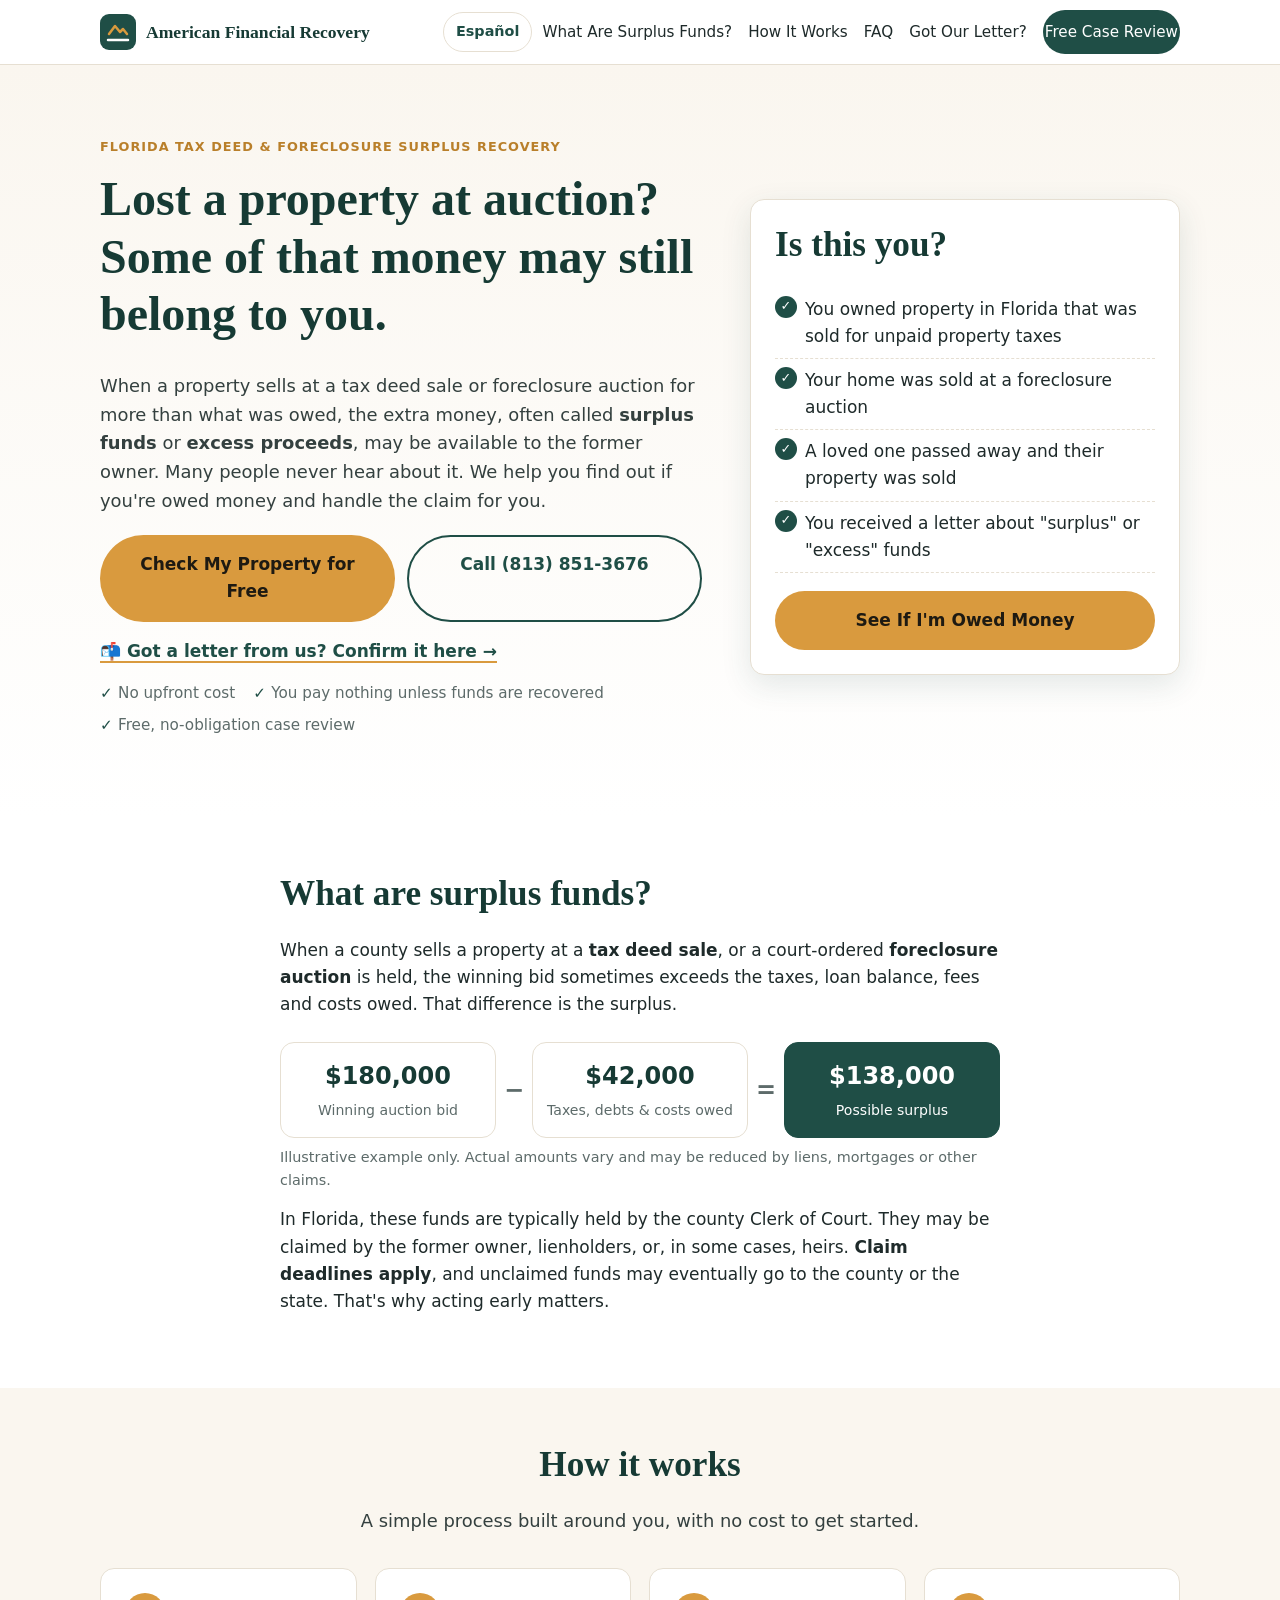
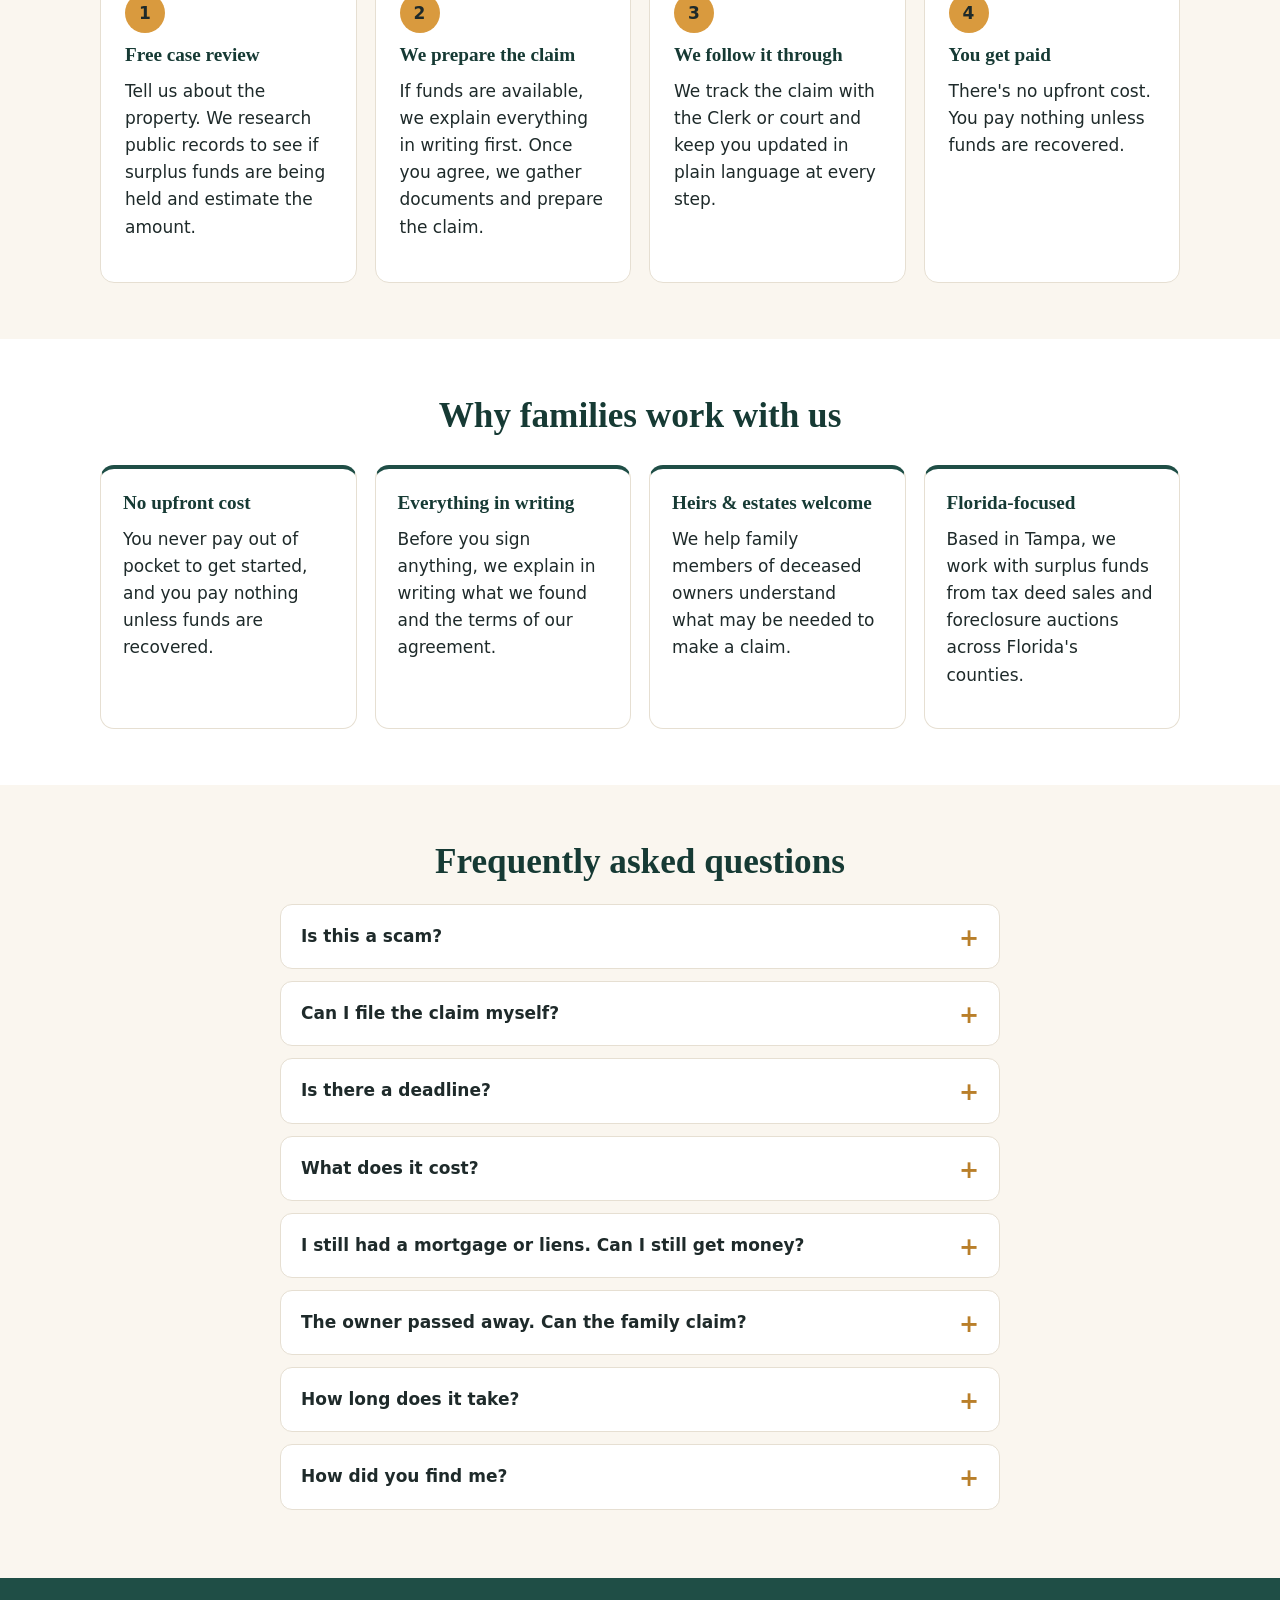
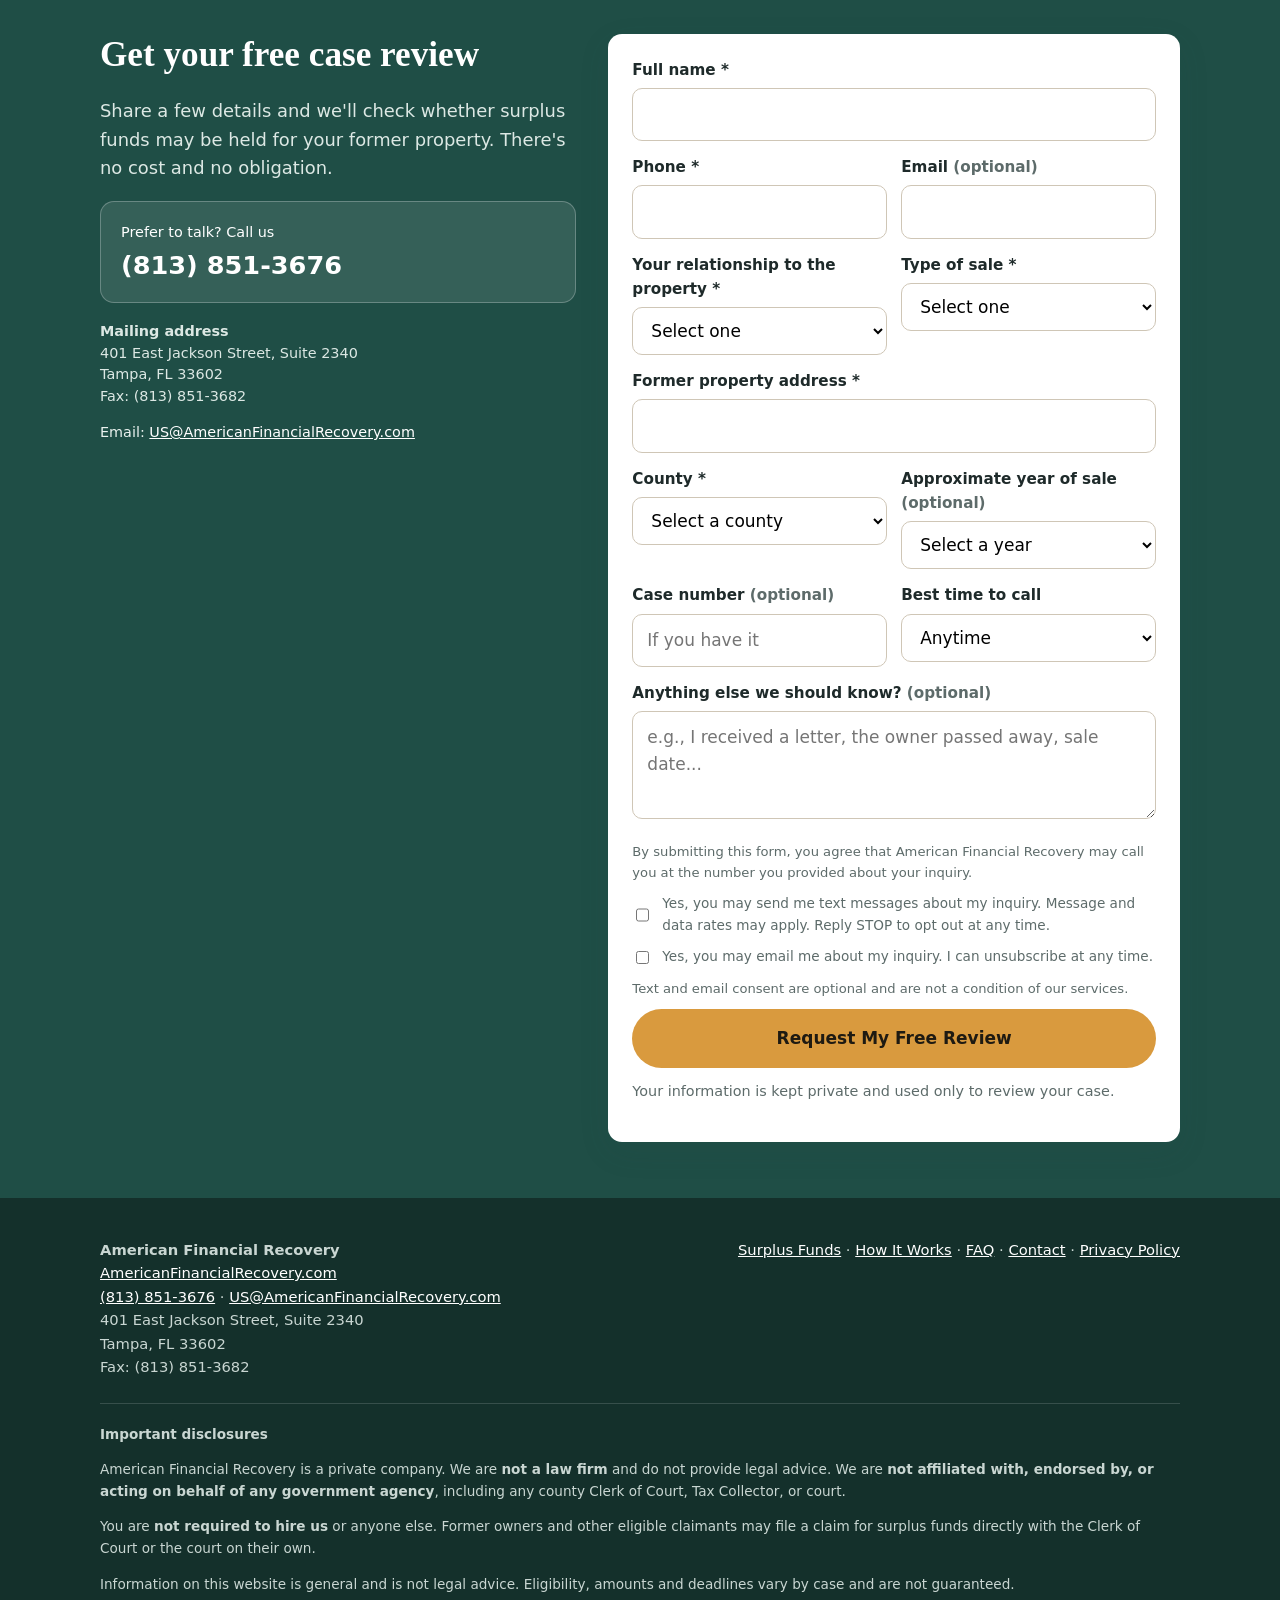
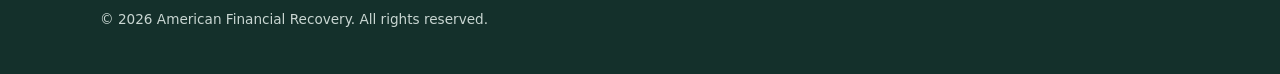
<file: index.html>
<!doctype html>
<html lang="en">
<head>
<meta charset="utf-8">
<meta name="viewport" content="width=device-width, initial-scale=1">
<title>American Financial Recovery | Florida Surplus Funds Recovery for Former Property Owners</title>
<meta name="description" content="Lost a Florida property to a tax deed sale or foreclosure auction? You may be owed surplus funds. Free case review, no upfront cost. We handle the claim paperwork.">
<link rel="canonical" href="https://www.americanfinancialrecovery.com/">
<link rel="alternate" hreflang="en" href="https://www.americanfinancialrecovery.com/">
<link rel="alternate" hreflang="es" href="https://www.americanfinancialrecovery.com/es/">
<link rel="alternate" hreflang="x-default" href="https://www.americanfinancialrecovery.com/">
<meta property="og:type" content="website">
<meta property="og:url" content="https://www.americanfinancialrecovery.com/">
<meta property="og:title" content="American Financial Recovery | Florida Surplus Funds Recovery for Former Property Owners">
<meta property="og:description" content="Lost a Florida property to a tax deed sale or foreclosure auction? You may be owed surplus funds. Free case review, no upfront cost. We handle the claim paperwork.">
<meta property="og:locale" content="en_US">
<meta name="twitter:card" content="summary">
<meta name="theme-color" content="#1f4e46">
<link rel="icon" href="assets/favicon.svg" type="image/svg+xml">
<link rel="stylesheet" href="assets/styles.css">
<script type="application/ld+json">
{
  "@context": "https://schema.org",
  "@type": "LocalBusiness",
  "name": "American Financial Recovery",
  "url": "https://www.americanfinancialrecovery.com/",
  "telephone": "+1-813-851-3676",
  "faxNumber": "+1-813-851-3682",
  "email": "US@AmericanFinancialRecovery.com",
  "address": {
    "@type": "PostalAddress",
    "streetAddress": "401 East Jackson Street, Suite 2340",
    "addressLocality": "Tampa",
    "addressRegion": "FL",
    "postalCode": "33602",
    "addressCountry": "US"
  },
  "areaServed": {"@type": "State", "name": "Florida"},
  "availableLanguage": ["English", "Spanish"]
}
</script>
</head>
<body>
<a class="skip" href="#main">Skip to content</a>
<header class="site-header">
  <div class="wrap header-inner">
    <a class="brand" href="./" aria-label="American Financial Recovery home">
      <img src="assets/logo-placeholder.svg" alt="" width="36" height="36">
      <span>American Financial Recovery</span>
    </a>
    <div class="header-actions">
      <a class="lang-switch" href="es/" hreflang="es" lang="es">Español</a>
      <nav class="nav" aria-label="Main">
        <button class="nav-toggle" aria-expanded="false" aria-controls="nav-menu">Menu</button>
        <ul id="nav-menu">
        <li><a href="#what">What Are Surplus Funds?</a></li>
        <li><a href="#how">How It Works</a></li>
        <li><a href="#faq">FAQ</a></li>
        <li><a href="letter/">Got Our Letter?</a></li>
        <li><a href="#contact" class="btn btn-small">Free Case Review</a></li>
        </ul>
      </nav>
    </div>
  </div>
</header>
<main id="main">
<section class="hero" id="top">
  <div class="wrap hero-grid">
    <div>
      <p class="eyebrow">Florida tax deed &amp; foreclosure surplus recovery</p>
      <h1>Lost a property at auction? Some of that money may still belong to you.</h1>
      <p class="lead">When a property sells at a tax deed sale or foreclosure auction for more than what was owed, the extra money, often called <strong>surplus funds</strong> or <strong>excess proceeds</strong>, may be available to the former owner. Many people never hear about it. We help you find out if you're owed money and handle the claim for you.</p>
      <div class="cta-row">
        <a href="#contact" class="btn btn-primary">Check My Property for Free</a>
        <a href="tel:+18138513676" class="btn btn-ghost" data-phone>Call (813) 851-3676</a>
      </div>
      <p class="letter-link"><a href="letter/">📬 Got a letter from us? Confirm it here →</a></p>
      <ul class="trust-list">
        <li>No upfront cost</li>
        <li>You pay nothing unless funds are recovered</li>
        <li>Free, no-obligation case review</li>
      </ul>
    </div>
    <aside class="hero-card" aria-label="Quick check">
      <h2>Is this you?</h2>
      <ul class="check">
        <li>You owned property in Florida that was sold for unpaid property taxes</li>
        <li>Your home was sold at a foreclosure auction</li>
        <li>A loved one passed away and their property was sold</li>
        <li>You received a letter about "surplus" or "excess" funds</li>
      </ul>
      <a href="#contact" class="btn btn-primary btn-block">See If I'm Owed Money</a>
    </aside>
  </div>
</section>

<section class="section" id="what">
  <div class="wrap narrow">
    <h2>What are surplus funds?</h2>
    <p>When a county sells a property at a <strong>tax deed sale</strong>, or a court-ordered <strong>foreclosure auction</strong> is held, the winning bid sometimes exceeds the taxes, loan balance, fees and costs owed. That difference is the surplus.</p>
    <div class="equation" aria-label="Example calculation">
      <div><span class="num">$180,000</span><span class="lbl">Winning auction bid</span></div>
      <div class="op">−</div>
      <div><span class="num">$42,000</span><span class="lbl">Taxes, debts &amp; costs owed</span></div>
      <div class="op">=</div>
      <div class="result"><span class="num">$138,000</span><span class="lbl">Possible surplus</span></div>
    </div>
    <p class="small muted">Illustrative example only. Actual amounts vary and may be reduced by liens, mortgages or other claims.</p>
    <p>In Florida, these funds are typically held by the county Clerk of Court. They may be claimed by the former owner, lienholders, or, in some cases, heirs. <strong>Claim deadlines apply</strong>, and unclaimed funds may eventually go to the county or the state. That's why acting early matters.</p>
  </div>
</section>

<section class="section alt" id="how">
  <div class="wrap">
    <h2 class="center">How it works</h2>
    <p class="center lead narrow">A simple process built around you, with no cost to get started.</p>
    <ol class="steps">
      <li><span class="step-num">1</span><h3>Free case review</h3><p>Tell us about the property. We research public records to see if surplus funds are being held and estimate the amount.</p></li>
      <li><span class="step-num">2</span><h3>We prepare the claim</h3><p>If funds are available, we explain everything in writing first. Once you agree, we gather documents and prepare the claim.</p></li>
      <li><span class="step-num">3</span><h3>We follow it through</h3><p>We track the claim with the Clerk or court and keep you updated in plain language at every step.</p></li>
      <li><span class="step-num">4</span><h3>You get paid</h3><p>There's no upfront cost. You pay nothing unless funds are recovered.</p></li>
    </ol>
  </div>
</section>

<section class="section" id="why">
  <div class="wrap">
    <h2 class="center">Why families work with us</h2>
    <div class="cards">
      <div class="card"><h3>No upfront cost</h3><p>You never pay out of pocket to get started, and you pay nothing unless funds are recovered.</p></div>
      <div class="card"><h3>Everything in writing</h3><p>Before you sign anything, we explain in writing what we found and the terms of our agreement.</p></div>
      <div class="card"><h3>Heirs &amp; estates welcome</h3><p>We help family members of deceased owners understand what may be needed to make a claim.</p></div>
      <div class="card"><h3>Florida-focused</h3><p>Based in Tampa, we work with surplus funds from tax deed sales and foreclosure auctions across Florida's counties.</p></div>
    </div>
  </div>
</section>

<section class="section alt" id="faq">
  <div class="wrap narrow">
    <h2 class="center">Frequently asked questions</h2>
    <div class="faq">
      <details><summary>Is this a scam?</summary>
        <p>It's smart to be careful. Surplus funds are real, and records of them are generally public. Here is how to protect yourself with anyone, including us:</p>
        <ul>
          <li>We will <strong>never ask for money upfront</strong>.</li>
          <li>We will tell you where the funds are being held so you can check with the Clerk of Court yourself.</li>
          <li>You'll receive a written agreement before you sign anything.</li>
          <li>You are always free to file a claim on your own instead.</li>
        </ul>
        <p>Got a letter from us? <a href="letter/">See how to confirm it</a>.</p>
      </details>
      <details><summary>Can I file the claim myself?</summary>
        <p>Yes. Former owners can generally file a claim directly with the Clerk of Court or the court handling the case, without hiring anyone. Many people choose to work with us because the process can involve research, documentation, court filings and deadlines. The choice is always yours.</p>
      </details>
      <details><summary>Is there a deadline?</summary>
        <p>Yes. Deadlines depend on the type of sale and the county, and they can be short. Funds not claimed in time may be kept by the county or sent to the state. Contact us as soon as possible for a free review so we can check where your case stands.</p>
      </details>
      <details><summary>What does it cost?</summary>
        <p>Nothing upfront. You pay nothing unless funds are recovered, and the terms are explained in a written agreement before you sign anything.</p>
      </details>
      <details><summary>I still had a mortgage or liens. Can I still get money?</summary>
        <p>Possibly. Mortgages, liens and other recorded claims may need to be paid from the surplus before the remaining balance goes to the former owner. Even with a mortgage, there may be money left over. We'll review the records and explain what we find.</p>
      </details>
      <details><summary>The owner passed away. Can the family claim?</summary>
        <p>Often, yes. Heirs or the estate may be able to claim. This may require documents such as a death certificate, a will, or probate court paperwork. We can help you understand which documents may be needed.</p>
      </details>
      <details><summary>How long does it take?</summary>
        <p>Timing varies by county and case. Some claims are resolved in weeks; others, especially those involving liens, multiple claimants or estates, can take several months.</p>
      </details>
      <details><summary>How did you find me?</summary>
        <p>Tax deed and foreclosure sale records are public. We review those records to identify former owners who may be entitled to funds and reach out to let them know.</p>
      </details>
    </div>
  </div>
</section>

<section class="section contact" id="contact">
  <div class="wrap contact-grid">
    <div>
      <h2>Get your free case review</h2>
      <p class="lead">Share a few details and we'll check whether surplus funds may be held for your former property. There's no cost and no obligation.</p>
      <a href="tel:+18138513676" class="call-box" data-phone>
        <span class="small">Prefer to talk? Call us</span>
        <span class="big">(813) 851-3676</span>
      </a>
      <address class="contact-address small">
        <strong>Mailing address</strong><br>
        401 East Jackson Street, Suite 2340<br>Tampa, FL 33602<br>
        Fax: (813) 851-3682
      </address>
      <p class="small">Email: <a href="mailto:US@AmericanFinancialRecovery.com">US@AmericanFinancialRecovery.com</a></p>
    </div>
    <form id="lead-form" class="form" novalidate data-lang="en">
      <div class="field"><label for="name">Full name *</label><input id="name" name="name" autocomplete="name" required></div>
      <div class="field-row">
        <div class="field"><label for="phone">Phone *</label><input id="phone" name="phone" type="tel" autocomplete="tel" inputmode="tel" required></div>
        <div class="field"><label for="email">Email <span class="muted">(optional)</span></label><input id="email" name="email" type="email" autocomplete="email"></div>
      </div>
      <div class="field-row">
        <div class="field"><label for="relationship">Your relationship to the property *</label><select id="relationship" name="relationship" required><option value="">Select one</option><option value="owner">Owner</option><option value="heir">Heir / family of owner</option><option value="co-owner">Co-owner</option><option value="other">Other</option></select></div>
        <div class="field"><label for="sale_type">Type of sale *</label><select id="sale_type" name="sale_type" required><option value="">Select one</option><option value="tax-deed">Tax deed sale</option><option value="foreclosure">Foreclosure auction</option><option value="not-sure">Not sure</option></select></div>
      </div>
      <div class="field"><label for="address">Former property address *</label><input id="address" name="address" autocomplete="street-address" required></div>
      <div class="field-row">
        <div class="field"><label for="county">County *</label><select id="county" name="county" required><option value="">Select a county</option></select></div>
        <div class="field"><label for="sale_year">Approximate year of sale <span class="muted">(optional)</span></label><select id="sale_year" name="sale_year"><option value="">Select a year</option></select></div>
      </div>
      <div class="field-row">
        <div class="field"><label for="case">Case number <span class="muted">(optional)</span></label><input id="case" name="case_number" placeholder="If you have it"></div>
        <div class="field"><label for="best_time">Best time to call</label><select id="best_time" name="best_time"><option value="anytime">Anytime</option><option value="morning">Morning (8am–12pm)</option><option value="afternoon">Afternoon (12pm–5pm)</option><option value="evening">Evening (5pm–8pm)</option></select></div>
      </div>
      <div class="field"><label for="msg">Anything else we should know? <span class="muted">(optional)</span></label><textarea id="msg" name="message" rows="3" placeholder="e.g., I received a letter, the owner passed away, sale date..."></textarea></div>
      <div class="hp" aria-hidden="true"><label for="website">Leave this field empty</label><input id="website" name="website" type="text" tabindex="-1" autocomplete="off"></div>
      <p class="consent-note">By submitting this form, you agree that American Financial Recovery may call you at the number you provided about your inquiry.</p>
      <label class="consent"><input type="checkbox" name="consent_sms" value="yes"> <span>Yes, you may send me text messages about my inquiry. Message and data rates may apply. Reply STOP to opt out at any time.</span></label>
      <label class="consent"><input type="checkbox" name="consent_email" value="yes"> <span>Yes, you may email me about my inquiry. I can unsubscribe at any time.</span></label>
      <p class="consent-note">Text and email consent are optional and are not a condition of our services.</p>
      <button type="submit" class="btn btn-primary btn-block">Request My Free Review</button>
      <p class="form-status" role="status" aria-live="polite"></p>
      <p class="small muted">Your information is kept private and used only to review your case.</p>
    </form>
  </div>
</section>
</main>
<footer class="site-footer">
  <div class="wrap">
    <div class="footer-top">
      <address>
        <strong>American Financial Recovery</strong><br>
        <a href="https://www.americanfinancialrecovery.com/">AmericanFinancialRecovery.com</a><br>
        <a href="tel:+18138513676" data-phone>(813) 851-3676</a> · <a href="mailto:US@AmericanFinancialRecovery.com">US@AmericanFinancialRecovery.com</a><br>
        401 East Jackson Street, Suite 2340<br>Tampa, FL 33602<br>
        Fax: (813) 851-3682
      </address>
      <nav aria-label="Footer"><a href="./#what">Surplus Funds</a> · <a href="./#how">How It Works</a> · <a href="./#faq">FAQ</a> · <a href="./#contact">Contact</a> · <a href="privacy/">Privacy Policy</a></nav>
    </div>
    <div class="disclaimer" id="disclaimer">
      <p><strong>Important disclosures</strong></p>
      <p>American Financial Recovery is a private company. We are <strong>not a law firm</strong> and do not provide legal advice. We are <strong>not affiliated with, endorsed by, or acting on behalf of any government agency</strong>, including any county Clerk of Court, Tax Collector, or court.</p>
      <p>You are <strong>not required to hire us</strong> or anyone else. Former owners and other eligible claimants may file a claim for surplus funds directly with the Clerk of Court or the court on their own.</p>
      <p>Information on this website is general and is not legal advice. Eligibility, amounts and deadlines vary by case and are not guaranteed.</p>
      <p>&copy; <span id="year">2026</span> American Financial Recovery. All rights reserved.</p>
    </div>
  </div>
</footer>
<a href="tel:+18138513676" class="sticky-call" data-phone aria-label="Call American Financial Recovery at (813) 851-3676">📞 Call Now: (813) 851-3676</a>
<script src="assets/main.js" defer></script>
</body>
</html>
</file>
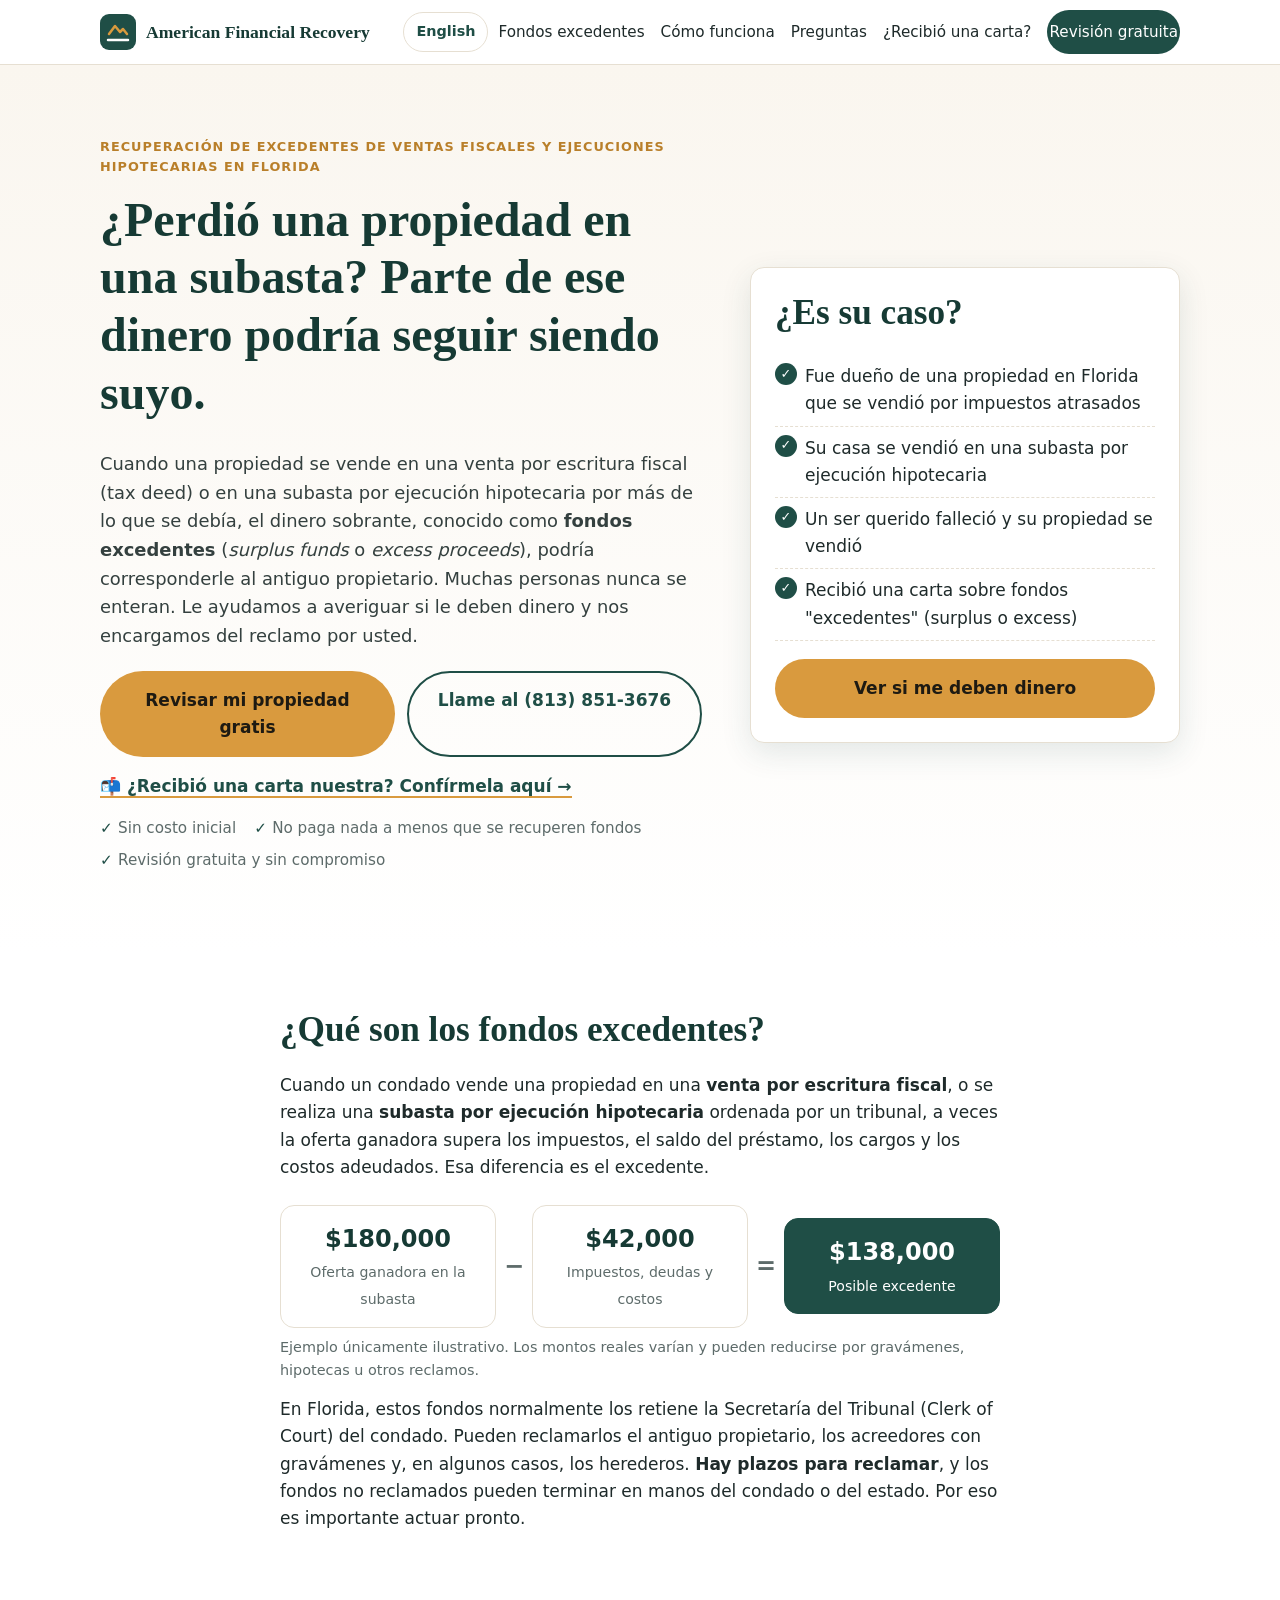
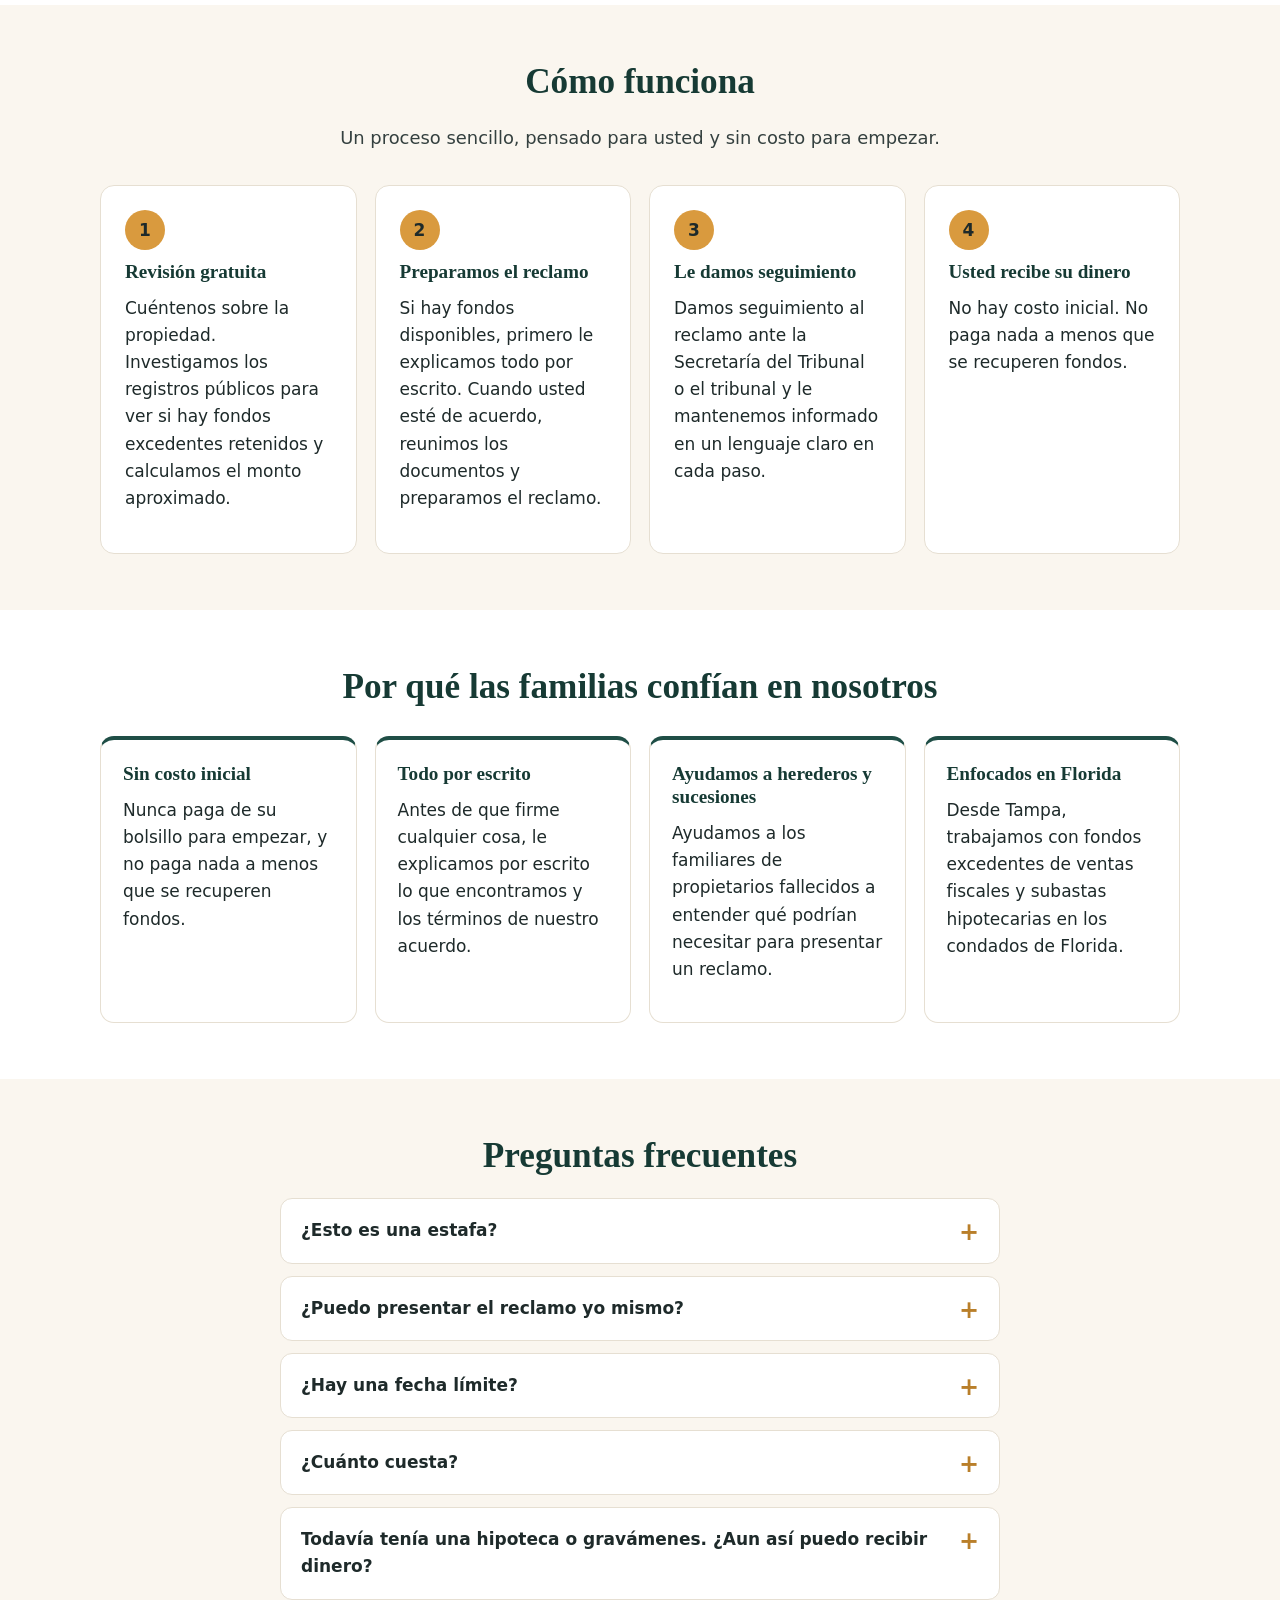
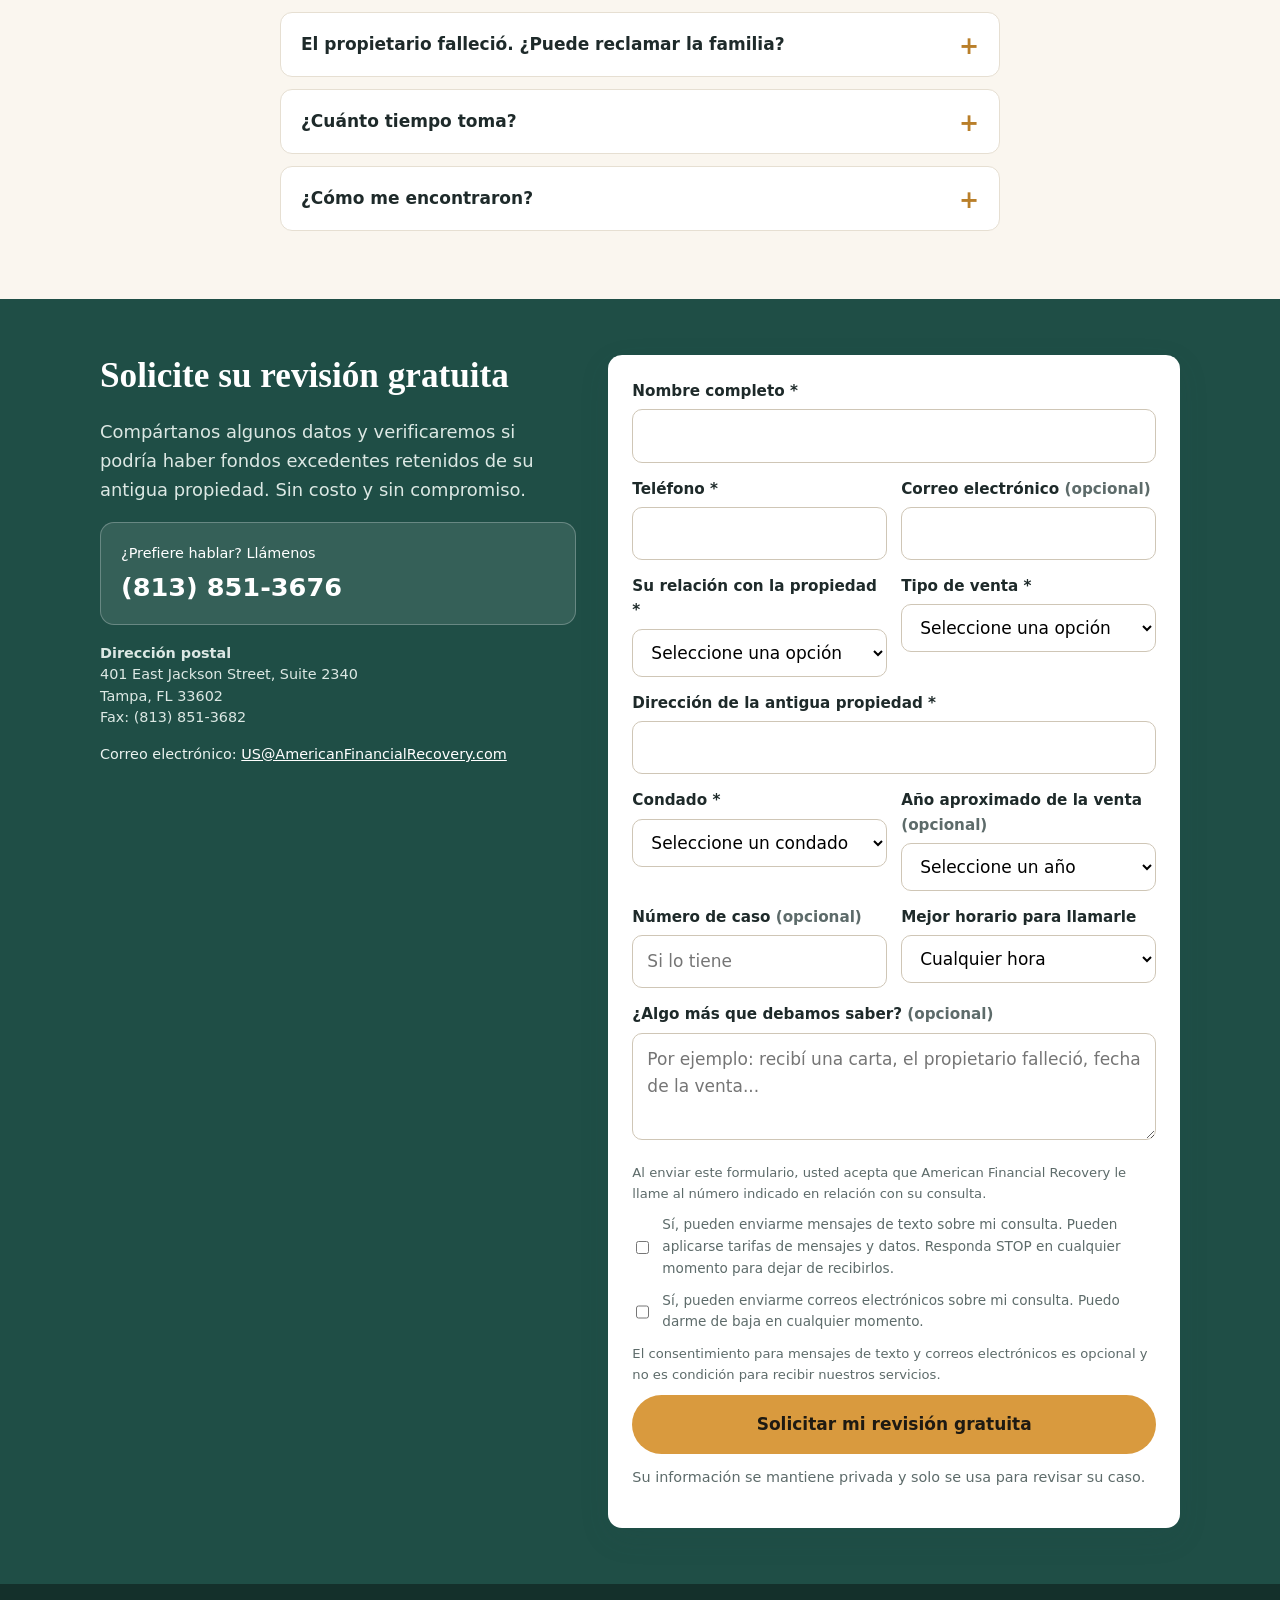
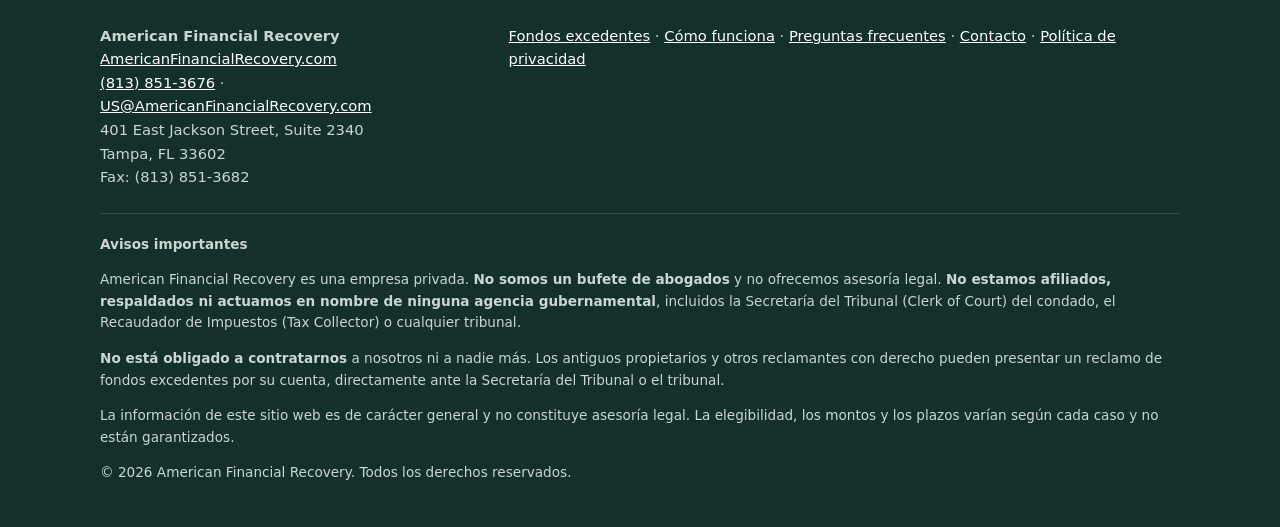
<file: es/index.html>
<!doctype html>
<html lang="es">
<head>
<meta charset="utf-8">
<meta name="viewport" content="width=device-width, initial-scale=1">
<title>American Financial Recovery | Recuperación de fondos excedentes en Florida</title>
<meta name="description" content="¿Perdió una propiedad en Florida en una venta por impuestos o una subasta hipotecaria? Podría tener derecho a fondos excedentes. Revisión gratuita, sin costo inicial.">
<link rel="canonical" href="https://www.americanfinancialrecovery.com/es/">
<link rel="alternate" hreflang="es" href="https://www.americanfinancialrecovery.com/es/">
<link rel="alternate" hreflang="en" href="https://www.americanfinancialrecovery.com/">
<link rel="alternate" hreflang="x-default" href="https://www.americanfinancialrecovery.com/">
<meta property="og:type" content="website">
<meta property="og:url" content="https://www.americanfinancialrecovery.com/es/">
<meta property="og:title" content="American Financial Recovery | Recuperación de fondos excedentes en Florida">
<meta property="og:description" content="¿Perdió una propiedad en Florida en una venta por impuestos o una subasta hipotecaria? Podría tener derecho a fondos excedentes. Revisión gratuita, sin costo inicial.">
<meta property="og:locale" content="es_US">
<meta name="twitter:card" content="summary">
<meta name="theme-color" content="#1f4e46">
<link rel="icon" href="../assets/favicon.svg" type="image/svg+xml">
<link rel="stylesheet" href="../assets/styles.css">
<script type="application/ld+json">
{
  "@context": "https://schema.org",
  "@type": "LocalBusiness",
  "name": "American Financial Recovery",
  "url": "https://www.americanfinancialrecovery.com/",
  "telephone": "+1-813-851-3676",
  "faxNumber": "+1-813-851-3682",
  "email": "US@AmericanFinancialRecovery.com",
  "address": {
    "@type": "PostalAddress",
    "streetAddress": "401 East Jackson Street, Suite 2340",
    "addressLocality": "Tampa",
    "addressRegion": "FL",
    "postalCode": "33602",
    "addressCountry": "US"
  },
  "areaServed": {"@type": "State", "name": "Florida"},
  "availableLanguage": ["English", "Spanish"]
}
</script>
</head>
<body>
<a class="skip" href="#main">Saltar al contenido</a>
<header class="site-header">
  <div class="wrap header-inner">
    <a class="brand" href="./" aria-label="Inicio de American Financial Recovery">
      <img src="../assets/logo-placeholder.svg" alt="" width="36" height="36">
      <span>American Financial Recovery</span>
    </a>
    <div class="header-actions">
      <a class="lang-switch" href="../" hreflang="en" lang="en">English</a>
      <nav class="nav" aria-label="Main">
        <button class="nav-toggle" aria-expanded="false" aria-controls="nav-menu">Menú</button>
        <ul id="nav-menu">
        <li><a href="#what">Fondos excedentes</a></li>
        <li><a href="#how">Cómo funciona</a></li>
        <li><a href="#faq">Preguntas</a></li>
        <li><a href="carta/">¿Recibió una carta?</a></li>
        <li><a href="#contact" class="btn btn-small">Revisión gratuita</a></li>
        </ul>
      </nav>
    </div>
  </div>
</header>
<main id="main">
<section class="hero" id="top">
  <div class="wrap hero-grid">
    <div>
      <p class="eyebrow">Recuperación de excedentes de ventas fiscales y ejecuciones hipotecarias en Florida</p>
      <h1>¿Perdió una propiedad en una subasta? Parte de ese dinero podría seguir siendo suyo.</h1>
      <p class="lead">Cuando una propiedad se vende en una venta por escritura fiscal (tax deed) o en una subasta por ejecución hipotecaria por más de lo que se debía, el dinero sobrante, conocido como <strong>fondos excedentes</strong> (<em>surplus funds</em> o <em>excess proceeds</em>), podría corresponderle al antiguo propietario. Muchas personas nunca se enteran. Le ayudamos a averiguar si le deben dinero y nos encargamos del reclamo por usted.</p>
      <div class="cta-row">
        <a href="#contact" class="btn btn-primary">Revisar mi propiedad gratis</a>
        <a href="tel:+18138513676" class="btn btn-ghost" data-phone>Llame al (813) 851-3676</a>
      </div>
      <p class="letter-link"><a href="carta/">📬 ¿Recibió una carta nuestra? Confírmela aquí →</a></p>
      <ul class="trust-list">
        <li>Sin costo inicial</li>
        <li>No paga nada a menos que se recuperen fondos</li>
        <li>Revisión gratuita y sin compromiso</li>
      </ul>
    </div>
    <aside class="hero-card" aria-label="Verificación rápida">
      <h2>¿Es su caso?</h2>
      <ul class="check">
        <li>Fue dueño de una propiedad en Florida que se vendió por impuestos atrasados</li>
        <li>Su casa se vendió en una subasta por ejecución hipotecaria</li>
        <li>Un ser querido falleció y su propiedad se vendió</li>
        <li>Recibió una carta sobre fondos "excedentes" (surplus o excess)</li>
      </ul>
      <a href="#contact" class="btn btn-primary btn-block">Ver si me deben dinero</a>
    </aside>
  </div>
</section>

<section class="section" id="what">
  <div class="wrap narrow">
    <h2>¿Qué son los fondos excedentes?</h2>
    <p>Cuando un condado vende una propiedad en una <strong>venta por escritura fiscal</strong>, o se realiza una <strong>subasta por ejecución hipotecaria</strong> ordenada por un tribunal, a veces la oferta ganadora supera los impuestos, el saldo del préstamo, los cargos y los costos adeudados. Esa diferencia es el excedente.</p>
    <div class="equation" aria-label="Ejemplo de cálculo">
      <div><span class="num">$180,000</span><span class="lbl">Oferta ganadora en la subasta</span></div>
      <div class="op">−</div>
      <div><span class="num">$42,000</span><span class="lbl">Impuestos, deudas y costos</span></div>
      <div class="op">=</div>
      <div class="result"><span class="num">$138,000</span><span class="lbl">Posible excedente</span></div>
    </div>
    <p class="small muted">Ejemplo únicamente ilustrativo. Los montos reales varían y pueden reducirse por gravámenes, hipotecas u otros reclamos.</p>
    <p>En Florida, estos fondos normalmente los retiene la Secretaría del Tribunal (Clerk of Court) del condado. Pueden reclamarlos el antiguo propietario, los acreedores con gravámenes y, en algunos casos, los herederos. <strong>Hay plazos para reclamar</strong>, y los fondos no reclamados pueden terminar en manos del condado o del estado. Por eso es importante actuar pronto.</p>
  </div>
</section>

<section class="section alt" id="how">
  <div class="wrap">
    <h2 class="center">Cómo funciona</h2>
    <p class="center lead narrow">Un proceso sencillo, pensado para usted y sin costo para empezar.</p>
    <ol class="steps">
      <li><span class="step-num">1</span><h3>Revisión gratuita</h3><p>Cuéntenos sobre la propiedad. Investigamos los registros públicos para ver si hay fondos excedentes retenidos y calculamos el monto aproximado.</p></li>
      <li><span class="step-num">2</span><h3>Preparamos el reclamo</h3><p>Si hay fondos disponibles, primero le explicamos todo por escrito. Cuando usted esté de acuerdo, reunimos los documentos y preparamos el reclamo.</p></li>
      <li><span class="step-num">3</span><h3>Le damos seguimiento</h3><p>Damos seguimiento al reclamo ante la Secretaría del Tribunal o el tribunal y le mantenemos informado en un lenguaje claro en cada paso.</p></li>
      <li><span class="step-num">4</span><h3>Usted recibe su dinero</h3><p>No hay costo inicial. No paga nada a menos que se recuperen fondos.</p></li>
    </ol>
  </div>
</section>

<section class="section" id="why">
  <div class="wrap">
    <h2 class="center">Por qué las familias confían en nosotros</h2>
    <div class="cards">
      <div class="card"><h3>Sin costo inicial</h3><p>Nunca paga de su bolsillo para empezar, y no paga nada a menos que se recuperen fondos.</p></div>
      <div class="card"><h3>Todo por escrito</h3><p>Antes de que firme cualquier cosa, le explicamos por escrito lo que encontramos y los términos de nuestro acuerdo.</p></div>
      <div class="card"><h3>Ayudamos a herederos y sucesiones</h3><p>Ayudamos a los familiares de propietarios fallecidos a entender qué podrían necesitar para presentar un reclamo.</p></div>
      <div class="card"><h3>Enfocados en Florida</h3><p>Desde Tampa, trabajamos con fondos excedentes de ventas fiscales y subastas hipotecarias en los condados de Florida.</p></div>
    </div>
  </div>
</section>

<section class="section alt" id="faq">
  <div class="wrap narrow">
    <h2 class="center">Preguntas frecuentes</h2>
    <div class="faq">
      <details><summary>¿Esto es una estafa?</summary>
        <p>Es prudente tener cuidado. Los fondos excedentes son reales y, por lo general, sus registros son públicos. Así puede protegerse con cualquier empresa, incluida la nuestra:</p>
        <ul>
          <li><strong>Nunca le pediremos dinero por adelantado</strong>.</li>
          <li>Le diremos dónde se encuentran los fondos para que usted mismo pueda verificarlo con la Secretaría del Tribunal.</li>
          <li>Recibirá un acuerdo por escrito antes de firmar cualquier cosa.</li>
          <li>Siempre tiene la libertad de presentar el reclamo por su cuenta.</li>
        </ul>
        <p>¿Recibió una carta nuestra? <a href="carta/">Vea cómo confirmarla</a>.</p>
      </details>
      <details><summary>¿Puedo presentar el reclamo yo mismo?</summary>
        <p>Sí. Por lo general, los antiguos propietarios pueden presentar un reclamo directamente ante la Secretaría del Tribunal o el tribunal que lleva el caso, sin contratar a nadie. Muchas personas prefieren trabajar con nosotros porque el proceso puede requerir investigación, documentación, trámites judiciales y plazos. La decisión siempre es suya.</p>
      </details>
      <details><summary>¿Hay una fecha límite?</summary>
        <p>Sí. Los plazos dependen del tipo de venta y del condado, y pueden ser cortos. Los fondos que no se reclaman a tiempo pueden quedarse en el condado o pasar al estado. Comuníquese con nosotros lo antes posible para una revisión gratuita y verificar en qué etapa está su caso.</p>
      </details>
      <details><summary>¿Cuánto cuesta?</summary>
        <p>Nada por adelantado. No paga nada a menos que se recuperen fondos, y los términos se explican en un acuerdo por escrito antes de que firme cualquier cosa.</p>
      </details>
      <details><summary>Todavía tenía una hipoteca o gravámenes. ¿Aun así puedo recibir dinero?</summary>
        <p>Es posible. Puede que las hipotecas, los gravámenes y otros reclamos registrados deban pagarse con el excedente antes de que el saldo restante se entregue al antiguo propietario. Aun con una hipoteca, podría quedar dinero. Revisaremos los registros y le explicaremos lo que encontremos.</p>
      </details>
      <details><summary>El propietario falleció. ¿Puede reclamar la familia?</summary>
        <p>En muchos casos, sí. Los herederos o la sucesión podrían presentar el reclamo. Esto puede requerir documentos como un acta de defunción, un testamento o trámites del tribunal de sucesiones (probate). Podemos ayudarle a entender qué documentos podrían necesitarse.</p>
      </details>
      <details><summary>¿Cuánto tiempo toma?</summary>
        <p>Depende del condado y del caso. Algunos reclamos se resuelven en semanas; otros, sobre todo cuando hay gravámenes, varios reclamantes o sucesiones, pueden tardar varios meses.</p>
      </details>
      <details><summary>¿Cómo me encontraron?</summary>
        <p>Los registros de ventas fiscales y de ejecuciones hipotecarias son públicos. Revisamos esos registros para identificar a antiguos propietarios que podrían tener derecho a fondos y nos comunicamos con ellos para avisarles.</p>
      </details>
    </div>
  </div>
</section>

<section class="section contact" id="contact">
  <div class="wrap contact-grid">
    <div>
      <h2>Solicite su revisión gratuita</h2>
      <p class="lead">Compártanos algunos datos y verificaremos si podría haber fondos excedentes retenidos de su antigua propiedad. Sin costo y sin compromiso.</p>
      <a href="tel:+18138513676" class="call-box" data-phone>
        <span class="small">¿Prefiere hablar? Llámenos</span>
        <span class="big">(813) 851-3676</span>
      </a>
      <address class="contact-address small">
        <strong>Dirección postal</strong><br>
        401 East Jackson Street, Suite 2340<br>Tampa, FL 33602<br>
        Fax: (813) 851-3682
      </address>
      <p class="small">Correo electrónico: <a href="mailto:US@AmericanFinancialRecovery.com">US@AmericanFinancialRecovery.com</a></p>
    </div>
    <form id="lead-form" class="form" novalidate data-lang="es">
      <div class="field"><label for="name">Nombre completo *</label><input id="name" name="name" autocomplete="name" required></div>
      <div class="field-row">
        <div class="field"><label for="phone">Teléfono *</label><input id="phone" name="phone" type="tel" autocomplete="tel" inputmode="tel" required></div>
        <div class="field"><label for="email">Correo electrónico <span class="muted">(opcional)</span></label><input id="email" name="email" type="email" autocomplete="email"></div>
      </div>
      <div class="field-row">
        <div class="field"><label for="relationship">Su relación con la propiedad *</label><select id="relationship" name="relationship" required><option value="">Seleccione una opción</option><option value="owner">Propietario</option><option value="heir">Heredero / familiar del propietario</option><option value="co-owner">Copropietario</option><option value="other">Otro</option></select></div>
        <div class="field"><label for="sale_type">Tipo de venta *</label><select id="sale_type" name="sale_type" required><option value="">Seleccione una opción</option><option value="tax-deed">Venta por escritura fiscal (tax deed)</option><option value="foreclosure">Subasta por ejecución hipotecaria</option><option value="not-sure">No estoy seguro</option></select></div>
      </div>
      <div class="field"><label for="address">Dirección de la antigua propiedad *</label><input id="address" name="address" autocomplete="street-address" required></div>
      <div class="field-row">
        <div class="field"><label for="county">Condado *</label><select id="county" name="county" required><option value="">Seleccione un condado</option></select></div>
        <div class="field"><label for="sale_year">Año aproximado de la venta <span class="muted">(opcional)</span></label><select id="sale_year" name="sale_year"><option value="">Seleccione un año</option></select></div>
      </div>
      <div class="field-row">
        <div class="field"><label for="case">Número de caso <span class="muted">(opcional)</span></label><input id="case" name="case_number" placeholder="Si lo tiene"></div>
        <div class="field"><label for="best_time">Mejor horario para llamarle</label><select id="best_time" name="best_time"><option value="anytime">Cualquier hora</option><option value="morning">Mañana (8am–12pm)</option><option value="afternoon">Tarde (12pm–5pm)</option><option value="evening">Noche (5pm–8pm)</option></select></div>
      </div>
      <div class="field"><label for="msg">¿Algo más que debamos saber? <span class="muted">(opcional)</span></label><textarea id="msg" name="message" rows="3" placeholder="Por ejemplo: recibí una carta, el propietario falleció, fecha de la venta..."></textarea></div>
      <div class="hp" aria-hidden="true"><label for="website">Deje este campo vacío</label><input id="website" name="website" type="text" tabindex="-1" autocomplete="off"></div>
      <p class="consent-note">Al enviar este formulario, usted acepta que American Financial Recovery le llame al número indicado en relación con su consulta.</p>
      <label class="consent"><input type="checkbox" name="consent_sms" value="yes"> <span>Sí, pueden enviarme mensajes de texto sobre mi consulta. Pueden aplicarse tarifas de mensajes y datos. Responda STOP en cualquier momento para dejar de recibirlos.</span></label>
      <label class="consent"><input type="checkbox" name="consent_email" value="yes"> <span>Sí, pueden enviarme correos electrónicos sobre mi consulta. Puedo darme de baja en cualquier momento.</span></label>
      <p class="consent-note">El consentimiento para mensajes de texto y correos electrónicos es opcional y no es condición para recibir nuestros servicios.</p>
      <button type="submit" class="btn btn-primary btn-block">Solicitar mi revisión gratuita</button>
      <p class="form-status" role="status" aria-live="polite"></p>
      <p class="small muted">Su información se mantiene privada y solo se usa para revisar su caso.</p>
    </form>
  </div>
</section>
</main>
<footer class="site-footer">
  <div class="wrap">
    <div class="footer-top">
      <address>
        <strong>American Financial Recovery</strong><br>
        <a href="https://www.americanfinancialrecovery.com/">AmericanFinancialRecovery.com</a><br>
        <a href="tel:+18138513676" data-phone>(813) 851-3676</a> · <a href="mailto:US@AmericanFinancialRecovery.com">US@AmericanFinancialRecovery.com</a><br>
        401 East Jackson Street, Suite 2340<br>Tampa, FL 33602<br>
        Fax: (813) 851-3682
      </address>
      <nav aria-label="Footer"><a href="./#what">Fondos excedentes</a> · <a href="./#how">Cómo funciona</a> · <a href="./#faq">Preguntas frecuentes</a> · <a href="./#contact">Contacto</a> · <a href="../es/privacidad/">Política de privacidad</a></nav>
    </div>
    <div class="disclaimer" id="disclaimer">
      <p><strong>Avisos importantes</strong></p>
      <p>American Financial Recovery es una empresa privada. <strong>No somos un bufete de abogados</strong> y no ofrecemos asesoría legal. <strong>No estamos afiliados, respaldados ni actuamos en nombre de ninguna agencia gubernamental</strong>, incluidos la Secretaría del Tribunal (Clerk of Court) del condado, el Recaudador de Impuestos (Tax Collector) o cualquier tribunal.</p>
      <p><strong>No está obligado a contratarnos</strong> a nosotros ni a nadie más. Los antiguos propietarios y otros reclamantes con derecho pueden presentar un reclamo de fondos excedentes por su cuenta, directamente ante la Secretaría del Tribunal o el tribunal.</p>
      <p>La información de este sitio web es de carácter general y no constituye asesoría legal. La elegibilidad, los montos y los plazos varían según cada caso y no están garantizados.</p>
      <p>&copy; <span id="year">2026</span> American Financial Recovery. Todos los derechos reservados.</p>
    </div>
  </div>
</footer>
<a href="tel:+18138513676" class="sticky-call" data-phone aria-label="Llame a American Financial Recovery al (813) 851-3676">📞 Llame ahora: (813) 851-3676</a>
<script src="../assets/main.js" defer></script>
</body>
</html>
</file>
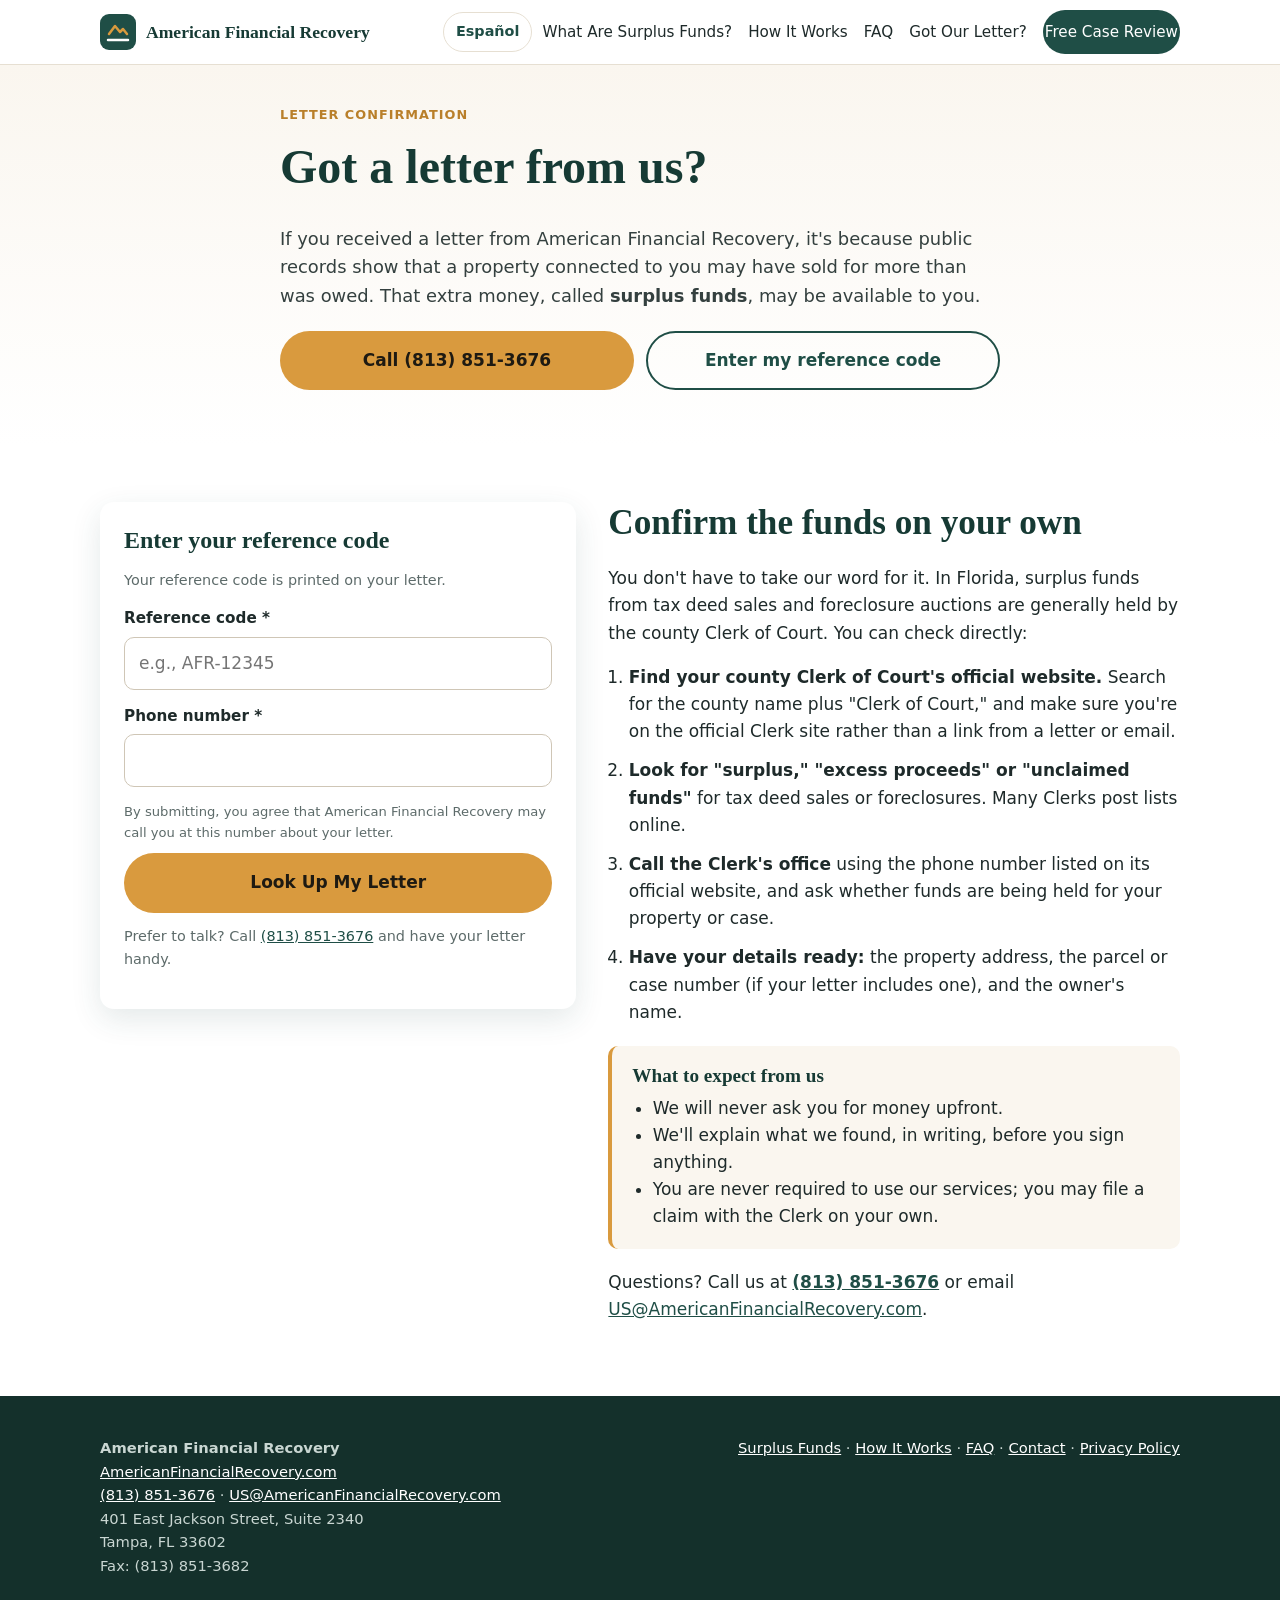
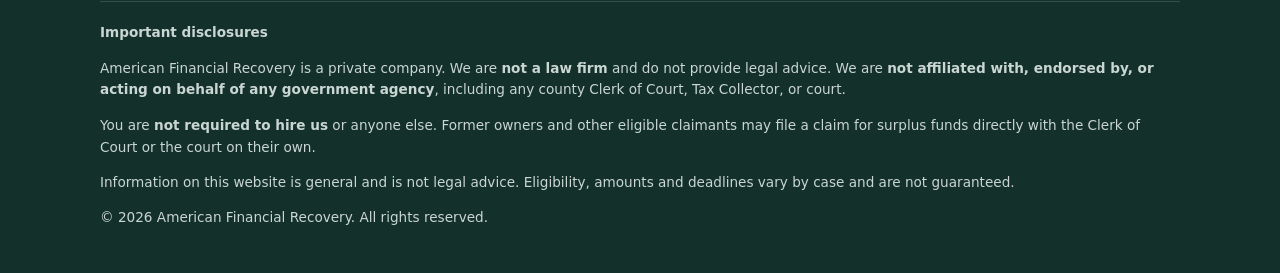
<file: letter/index.html>
<!doctype html>
<html lang="en">
<head>
<meta charset="utf-8">
<meta name="viewport" content="width=device-width, initial-scale=1">
<title>Got Our Letter? | American Financial Recovery</title>
<meta name="description" content="Received a letter from American Financial Recovery about surplus funds? Enter your reference code or call (813) 851-3676, and learn how to confirm the funds with your county Clerk.">
<link rel="canonical" href="https://www.americanfinancialrecovery.com/letter/">
<link rel="alternate" hreflang="en" href="https://www.americanfinancialrecovery.com/letter/">
<link rel="alternate" hreflang="es" href="https://www.americanfinancialrecovery.com/es/carta/">
<link rel="alternate" hreflang="x-default" href="https://www.americanfinancialrecovery.com/letter/">
<meta property="og:type" content="website">
<meta property="og:url" content="https://www.americanfinancialrecovery.com/letter/">
<meta property="og:title" content="Got Our Letter? | American Financial Recovery">
<meta property="og:description" content="Received a letter from American Financial Recovery about surplus funds? Enter your reference code or call (813) 851-3676, and learn how to confirm the funds with your county Clerk.">
<meta property="og:locale" content="en_US">
<meta name="twitter:card" content="summary">
<meta name="theme-color" content="#1f4e46">
<link rel="icon" href="../assets/favicon.svg" type="image/svg+xml">
<link rel="stylesheet" href="../assets/styles.css">
<script type="application/ld+json">
{
  "@context": "https://schema.org",
  "@type": "LocalBusiness",
  "name": "American Financial Recovery",
  "url": "https://www.americanfinancialrecovery.com/",
  "telephone": "+1-813-851-3676",
  "faxNumber": "+1-813-851-3682",
  "email": "US@AmericanFinancialRecovery.com",
  "address": {
    "@type": "PostalAddress",
    "streetAddress": "401 East Jackson Street, Suite 2340",
    "addressLocality": "Tampa",
    "addressRegion": "FL",
    "postalCode": "33602",
    "addressCountry": "US"
  },
  "areaServed": {"@type": "State", "name": "Florida"},
  "availableLanguage": ["English", "Spanish"]
}
</script>
</head>
<body>
<a class="skip" href="#main">Skip to content</a>
<header class="site-header">
  <div class="wrap header-inner">
    <a class="brand" href="../" aria-label="American Financial Recovery home">
      <img src="../assets/logo-placeholder.svg" alt="" width="36" height="36">
      <span>American Financial Recovery</span>
    </a>
    <div class="header-actions">
      <a class="lang-switch" href="../es/carta/" hreflang="es" lang="es">Español</a>
      <nav class="nav" aria-label="Main">
        <button class="nav-toggle" aria-expanded="false" aria-controls="nav-menu">Menu</button>
        <ul id="nav-menu">
        <li><a href="../#what">What Are Surplus Funds?</a></li>
        <li><a href="../#how">How It Works</a></li>
        <li><a href="../#faq">FAQ</a></li>
        <li><a href="./">Got Our Letter?</a></li>
        <li><a href="../#contact" class="btn btn-small">Free Case Review</a></li>
        </ul>
      </nav>
    </div>
  </div>
</header>
<main id="main">
<section class="hero hero-slim">
  <div class="wrap narrow">
    <p class="eyebrow">Letter confirmation</p>
    <h1>Got a letter from us?</h1>
    <p class="lead">If you received a letter from American Financial Recovery, it's because public records show that a property connected to you may have sold for more than was owed. That extra money, called <strong>surplus funds</strong>, may be available to you.</p>
    <div class="cta-row">
      <a href="tel:+18138513676" class="btn btn-primary" data-phone>Call (813) 851-3676</a>
      <a href="#code" class="btn btn-ghost">Enter my reference code</a>
    </div>
  </div>
</section>

<section class="section" id="code">
  <div class="wrap letter-grid">
    <form id="letter-form" class="form" novalidate data-lang="en">
      <h2>Enter your reference code</h2>
      <p class="small muted">Your reference code is printed on your letter.</p>
      <div class="field"><label for="ref">Reference code *</label><input id="ref" name="reference_code" autocomplete="off" autocapitalize="characters" placeholder="e.g., AFR-12345" required></div>
      <div class="field"><label for="lphone">Phone number *</label><input id="lphone" name="phone" type="tel" autocomplete="tel" inputmode="tel" required></div>
      <div class="hp" aria-hidden="true"><label for="lwebsite">Leave this field empty</label><input id="lwebsite" name="website" type="text" tabindex="-1" autocomplete="off"></div>
      <p class="consent-note">By submitting, you agree that American Financial Recovery may call you at this number about your letter.</p>
      <button type="submit" class="btn btn-primary btn-block">Look Up My Letter</button>
      <p class="form-status" role="status" aria-live="polite"></p>
      <p class="small muted">Prefer to talk? Call <a href="tel:+18138513676" data-phone>(813) 851-3676</a> and have your letter handy.</p>
    </form>
    <div>
      <h2>Confirm the funds on your own</h2>
      <p>You don't have to take our word for it. In Florida, surplus funds from tax deed sales and foreclosure auctions are generally held by the county Clerk of Court. You can check directly:</p>
      <ol class="plain-steps">
        <li><strong>Find your county Clerk of Court's official website.</strong> Search for the county name plus "Clerk of Court," and make sure you're on the official Clerk site rather than a link from a letter or email.</li>
        <li><strong>Look for "surplus," "excess proceeds" or "unclaimed funds"</strong> for tax deed sales or foreclosures. Many Clerks post lists online.</li>
        <li><strong>Call the Clerk's office</strong> using the phone number listed on its official website, and ask whether funds are being held for your property or case.</li>
        <li><strong>Have your details ready:</strong> the property address, the parcel or case number (if your letter includes one), and the owner's name.</li>
      </ol>
      <div class="note-box">
        <h3>What to expect from us</h3>
        <ul>
          <li>We will never ask you for money upfront.</li>
          <li>We'll explain what we found, in writing, before you sign anything.</li>
          <li>You are never required to use our services; you may file a claim with the Clerk on your own.</li>
        </ul>
      </div>
      <p>Questions? Call us at <a href="tel:+18138513676" data-phone><strong>(813) 851-3676</strong></a> or email <a href="mailto:US@AmericanFinancialRecovery.com">US@AmericanFinancialRecovery.com</a>.</p>
    </div>
  </div>
</section>
</main>
<footer class="site-footer">
  <div class="wrap">
    <div class="footer-top">
      <address>
        <strong>American Financial Recovery</strong><br>
        <a href="https://www.americanfinancialrecovery.com/">AmericanFinancialRecovery.com</a><br>
        <a href="tel:+18138513676" data-phone>(813) 851-3676</a> · <a href="mailto:US@AmericanFinancialRecovery.com">US@AmericanFinancialRecovery.com</a><br>
        401 East Jackson Street, Suite 2340<br>Tampa, FL 33602<br>
        Fax: (813) 851-3682
      </address>
      <nav aria-label="Footer"><a href="../#what">Surplus Funds</a> · <a href="../#how">How It Works</a> · <a href="../#faq">FAQ</a> · <a href="../#contact">Contact</a> · <a href="../privacy/">Privacy Policy</a></nav>
    </div>
    <div class="disclaimer" id="disclaimer">
      <p><strong>Important disclosures</strong></p>
      <p>American Financial Recovery is a private company. We are <strong>not a law firm</strong> and do not provide legal advice. We are <strong>not affiliated with, endorsed by, or acting on behalf of any government agency</strong>, including any county Clerk of Court, Tax Collector, or court.</p>
      <p>You are <strong>not required to hire us</strong> or anyone else. Former owners and other eligible claimants may file a claim for surplus funds directly with the Clerk of Court or the court on their own.</p>
      <p>Information on this website is general and is not legal advice. Eligibility, amounts and deadlines vary by case and are not guaranteed.</p>
      <p>&copy; <span id="year">2026</span> American Financial Recovery. All rights reserved.</p>
    </div>
  </div>
</footer>
<a href="tel:+18138513676" class="sticky-call" data-phone aria-label="Call American Financial Recovery at (813) 851-3676">📞 Call Now: (813) 851-3676</a>
<script src="../assets/main.js" defer></script>
</body>
</html>
</file>
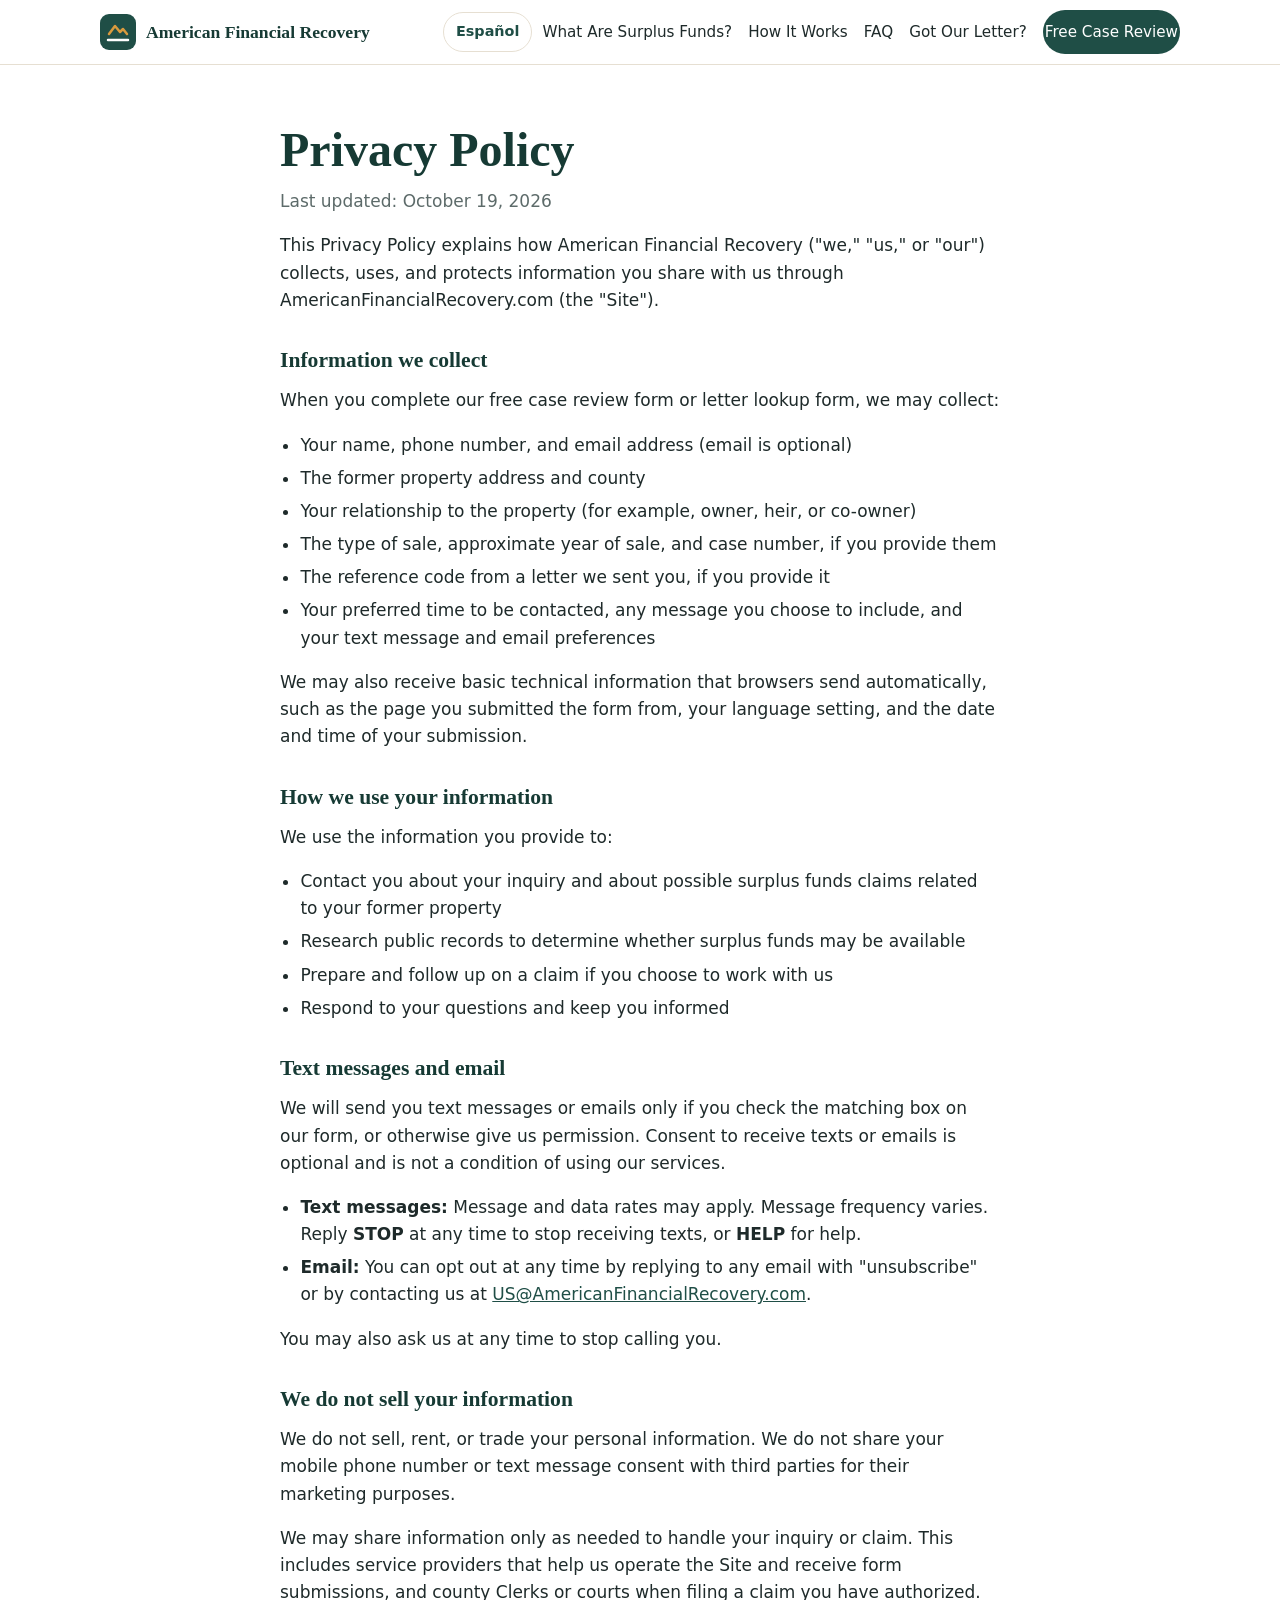
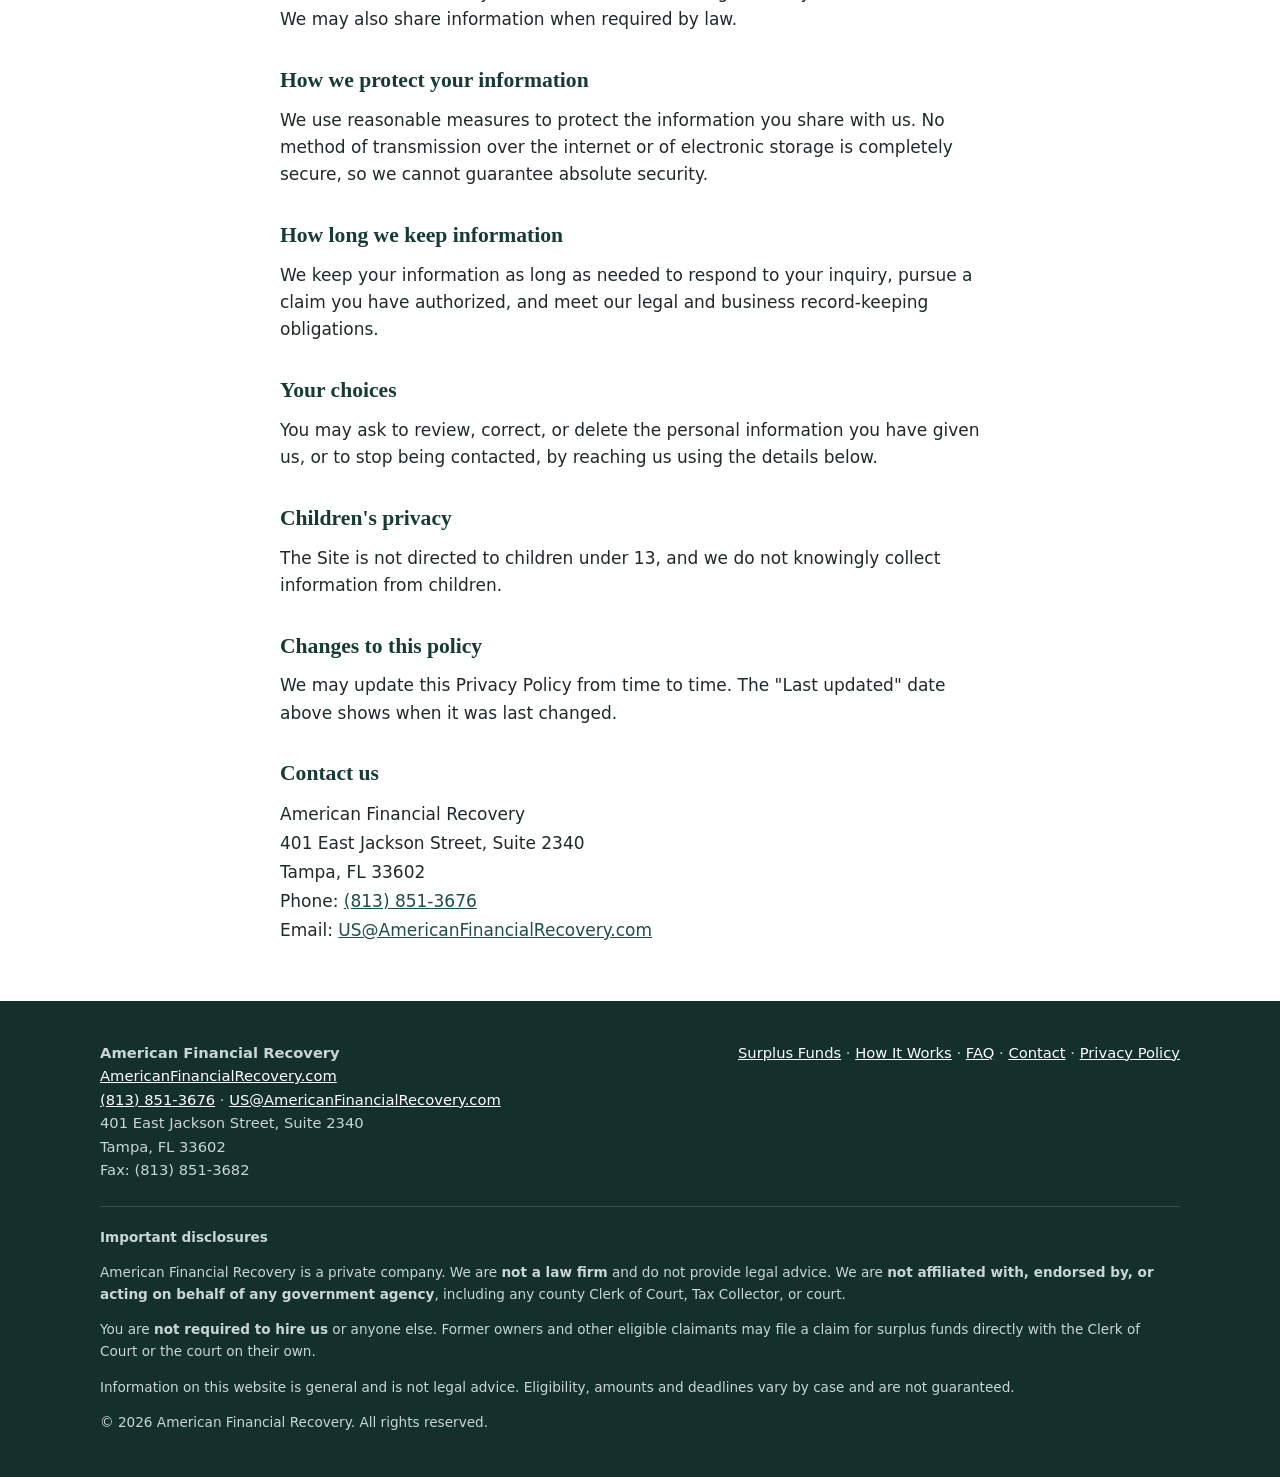
<file: privacy/index.html>
<!doctype html>
<html lang="en">
<head>
<meta charset="utf-8">
<meta name="viewport" content="width=device-width, initial-scale=1">
<title>Privacy Policy | American Financial Recovery</title>
<meta name="description" content="How American Financial Recovery collects, uses and protects information submitted through AmericanFinancialRecovery.com.">
<link rel="canonical" href="https://www.americanfinancialrecovery.com/privacy/">
<link rel="alternate" hreflang="en" href="https://www.americanfinancialrecovery.com/privacy/">
<link rel="alternate" hreflang="es" href="https://www.americanfinancialrecovery.com/es/privacidad/">
<link rel="alternate" hreflang="x-default" href="https://www.americanfinancialrecovery.com/privacy/">
<meta property="og:type" content="website">
<meta property="og:url" content="https://www.americanfinancialrecovery.com/privacy/">
<meta property="og:title" content="Privacy Policy | American Financial Recovery">
<meta property="og:description" content="How American Financial Recovery collects, uses and protects information submitted through AmericanFinancialRecovery.com.">
<meta property="og:locale" content="en_US">
<meta name="twitter:card" content="summary">
<meta name="theme-color" content="#1f4e46">
<link rel="icon" href="../assets/favicon.svg" type="image/svg+xml">
<link rel="stylesheet" href="../assets/styles.css">
<script type="application/ld+json">
{
  "@context": "https://schema.org",
  "@type": "LocalBusiness",
  "name": "American Financial Recovery",
  "url": "https://www.americanfinancialrecovery.com/",
  "telephone": "+1-813-851-3676",
  "faxNumber": "+1-813-851-3682",
  "email": "US@AmericanFinancialRecovery.com",
  "address": {
    "@type": "PostalAddress",
    "streetAddress": "401 East Jackson Street, Suite 2340",
    "addressLocality": "Tampa",
    "addressRegion": "FL",
    "postalCode": "33602",
    "addressCountry": "US"
  },
  "areaServed": {"@type": "State", "name": "Florida"},
  "availableLanguage": ["English", "Spanish"]
}
</script>
</head>
<body>
<a class="skip" href="#main">Skip to content</a>
<header class="site-header">
  <div class="wrap header-inner">
    <a class="brand" href="../" aria-label="American Financial Recovery home">
      <img src="../assets/logo-placeholder.svg" alt="" width="36" height="36">
      <span>American Financial Recovery</span>
    </a>
    <div class="header-actions">
      <a class="lang-switch" href="../es/privacidad/" hreflang="es" lang="es">Español</a>
      <nav class="nav" aria-label="Main">
        <button class="nav-toggle" aria-expanded="false" aria-controls="nav-menu">Menu</button>
        <ul id="nav-menu">
        <li><a href="../#what">What Are Surplus Funds?</a></li>
        <li><a href="../#how">How It Works</a></li>
        <li><a href="../#faq">FAQ</a></li>
        <li><a href="../letter/">Got Our Letter?</a></li>
        <li><a href="../#contact" class="btn btn-small">Free Case Review</a></li>
        </ul>
      </nav>
    </div>
  </div>
</header>
<main id="main">
<section class="section">
  <div class="wrap narrow prose">
    <h1>Privacy Policy</h1>
    <p class="muted">Last updated: October 19, 2026</p>
    <p>This Privacy Policy explains how American Financial Recovery ("we," "us," or "our") collects, uses, and protects information you share with us through AmericanFinancialRecovery.com (the "Site").</p>

    <h2>Information we collect</h2>
    <p>When you complete our free case review form or letter lookup form, we may collect:</p>
    <ul>
      <li>Your name, phone number, and email address (email is optional)</li>
      <li>The former property address and county</li>
      <li>Your relationship to the property (for example, owner, heir, or co-owner)</li>
      <li>The type of sale, approximate year of sale, and case number, if you provide them</li>
      <li>The reference code from a letter we sent you, if you provide it</li>
      <li>Your preferred time to be contacted, any message you choose to include, and your text message and email preferences</li>
    </ul>
    <p>We may also receive basic technical information that browsers send automatically, such as the page you submitted the form from, your language setting, and the date and time of your submission.</p>

    <h2>How we use your information</h2>
    <p>We use the information you provide to:</p>
    <ul>
      <li>Contact you about your inquiry and about possible surplus funds claims related to your former property</li>
      <li>Research public records to determine whether surplus funds may be available</li>
      <li>Prepare and follow up on a claim if you choose to work with us</li>
      <li>Respond to your questions and keep you informed</li>
    </ul>

    <h2>Text messages and email</h2>
    <p>We will send you text messages or emails only if you check the matching box on our form, or otherwise give us permission. Consent to receive texts or emails is optional and is not a condition of using our services.</p>
    <ul>
      <li><strong>Text messages:</strong> Message and data rates may apply. Message frequency varies. Reply <strong>STOP</strong> at any time to stop receiving texts, or <strong>HELP</strong> for help.</li>
      <li><strong>Email:</strong> You can opt out at any time by replying to any email with "unsubscribe" or by contacting us at <a href="mailto:US@AmericanFinancialRecovery.com">US@AmericanFinancialRecovery.com</a>.</li>
    </ul>
    <p>You may also ask us at any time to stop calling you.</p>

    <h2>We do not sell your information</h2>
    <p>We do not sell, rent, or trade your personal information. We do not share your mobile phone number or text message consent with third parties for their marketing purposes.</p>
    <p>We may share information only as needed to handle your inquiry or claim. This includes service providers that help us operate the Site and receive form submissions, and county Clerks or courts when filing a claim you have authorized. We may also share information when required by law.</p>

    <h2>How we protect your information</h2>
    <p>We use reasonable measures to protect the information you share with us. No method of transmission over the internet or of electronic storage is completely secure, so we cannot guarantee absolute security.</p>

    <h2>How long we keep information</h2>
    <p>We keep your information as long as needed to respond to your inquiry, pursue a claim you have authorized, and meet our legal and business record-keeping obligations.</p>

    <h2>Your choices</h2>
    <p>You may ask to review, correct, or delete the personal information you have given us, or to stop being contacted, by reaching us using the details below.</p>

    <h2>Children's privacy</h2>
    <p>The Site is not directed to children under 13, and we do not knowingly collect information from children.</p>

    <h2>Changes to this policy</h2>
    <p>We may update this Privacy Policy from time to time. The "Last updated" date above shows when it was last changed.</p>

    <h2>Contact us</h2>
    <address>
      American Financial Recovery<br>
      401 East Jackson Street, Suite 2340<br>Tampa, FL 33602<br>
      Phone: <a href="tel:+18138513676" data-phone>(813) 851-3676</a><br>
      Email: <a href="mailto:US@AmericanFinancialRecovery.com">US@AmericanFinancialRecovery.com</a>
    </address>
  </div>
</section>
</main>
<footer class="site-footer">
  <div class="wrap">
    <div class="footer-top">
      <address>
        <strong>American Financial Recovery</strong><br>
        <a href="https://www.americanfinancialrecovery.com/">AmericanFinancialRecovery.com</a><br>
        <a href="tel:+18138513676" data-phone>(813) 851-3676</a> · <a href="mailto:US@AmericanFinancialRecovery.com">US@AmericanFinancialRecovery.com</a><br>
        401 East Jackson Street, Suite 2340<br>Tampa, FL 33602<br>
        Fax: (813) 851-3682
      </address>
      <nav aria-label="Footer"><a href="../#what">Surplus Funds</a> · <a href="../#how">How It Works</a> · <a href="../#faq">FAQ</a> · <a href="../#contact">Contact</a> · <a href="../privacy/">Privacy Policy</a></nav>
    </div>
    <div class="disclaimer" id="disclaimer">
      <p><strong>Important disclosures</strong></p>
      <p>American Financial Recovery is a private company. We are <strong>not a law firm</strong> and do not provide legal advice. We are <strong>not affiliated with, endorsed by, or acting on behalf of any government agency</strong>, including any county Clerk of Court, Tax Collector, or court.</p>
      <p>You are <strong>not required to hire us</strong> or anyone else. Former owners and other eligible claimants may file a claim for surplus funds directly with the Clerk of Court or the court on their own.</p>
      <p>Information on this website is general and is not legal advice. Eligibility, amounts and deadlines vary by case and are not guaranteed.</p>
      <p>&copy; <span id="year">2026</span> American Financial Recovery. All rights reserved.</p>
    </div>
  </div>
</footer>
<a href="tel:+18138513676" class="sticky-call" data-phone aria-label="Call American Financial Recovery at (813) 851-3676">📞 Call Now: (813) 851-3676</a>
<script src="../assets/main.js" defer></script>
</body>
</html>
</file>
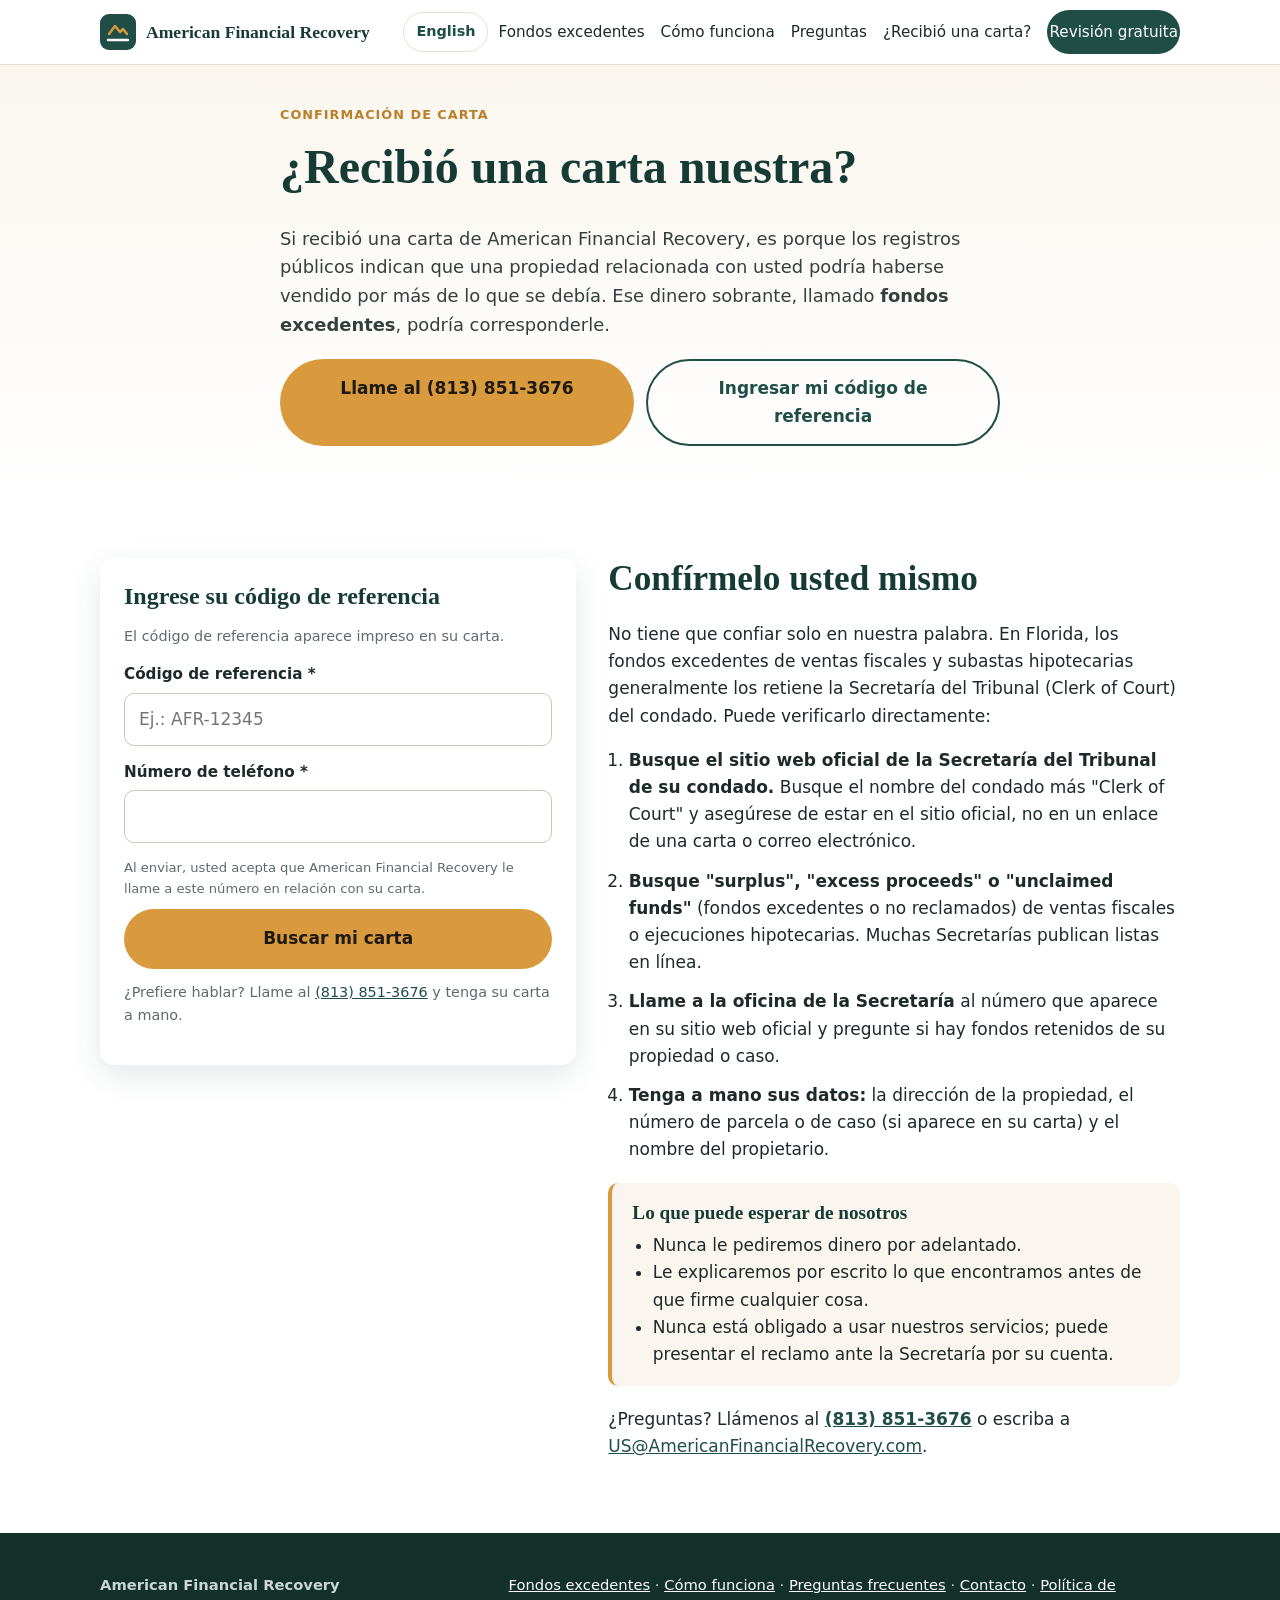
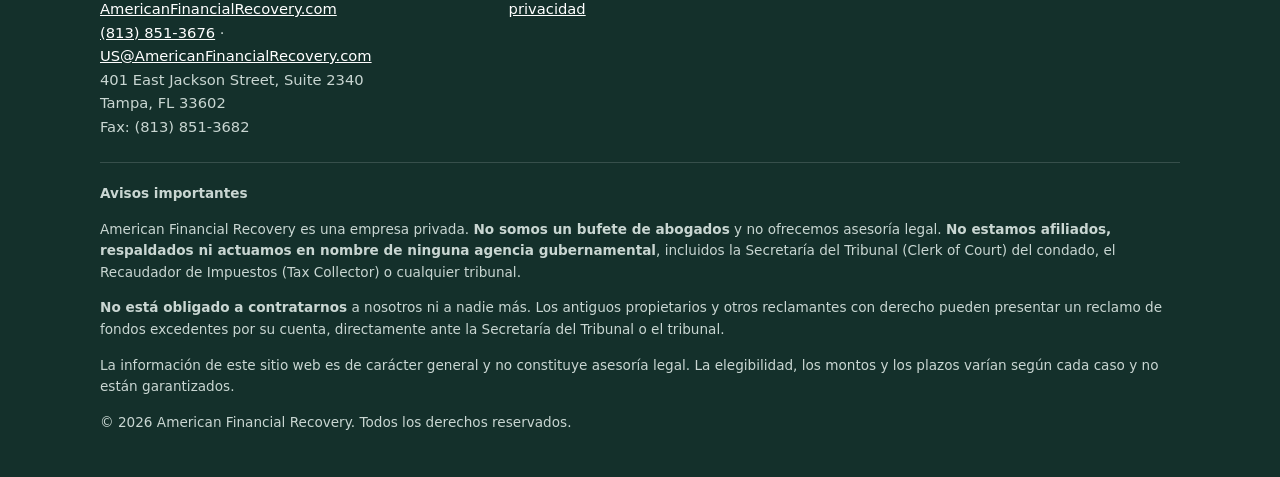
<file: es/carta/index.html>
<!doctype html>
<html lang="es">
<head>
<meta charset="utf-8">
<meta name="viewport" content="width=device-width, initial-scale=1">
<title>¿Recibió nuestra carta? | American Financial Recovery</title>
<meta name="description" content="¿Recibió una carta de American Financial Recovery sobre fondos excedentes? Ingrese su código de referencia o llame al (813) 851-3676, y vea cómo confirmarlo con la Secretaría del Tribunal de su condado.">
<link rel="canonical" href="https://www.americanfinancialrecovery.com/es/carta/">
<link rel="alternate" hreflang="es" href="https://www.americanfinancialrecovery.com/es/carta/">
<link rel="alternate" hreflang="en" href="https://www.americanfinancialrecovery.com/letter/">
<link rel="alternate" hreflang="x-default" href="https://www.americanfinancialrecovery.com/letter/">
<meta property="og:type" content="website">
<meta property="og:url" content="https://www.americanfinancialrecovery.com/es/carta/">
<meta property="og:title" content="¿Recibió nuestra carta? | American Financial Recovery">
<meta property="og:description" content="¿Recibió una carta de American Financial Recovery sobre fondos excedentes? Ingrese su código de referencia o llame al (813) 851-3676, y vea cómo confirmarlo con la Secretaría del Tribunal de su condado.">
<meta property="og:locale" content="es_US">
<meta name="twitter:card" content="summary">
<meta name="theme-color" content="#1f4e46">
<link rel="icon" href="../../assets/favicon.svg" type="image/svg+xml">
<link rel="stylesheet" href="../../assets/styles.css">
<script type="application/ld+json">
{
  "@context": "https://schema.org",
  "@type": "LocalBusiness",
  "name": "American Financial Recovery",
  "url": "https://www.americanfinancialrecovery.com/",
  "telephone": "+1-813-851-3676",
  "faxNumber": "+1-813-851-3682",
  "email": "US@AmericanFinancialRecovery.com",
  "address": {
    "@type": "PostalAddress",
    "streetAddress": "401 East Jackson Street, Suite 2340",
    "addressLocality": "Tampa",
    "addressRegion": "FL",
    "postalCode": "33602",
    "addressCountry": "US"
  },
  "areaServed": {"@type": "State", "name": "Florida"},
  "availableLanguage": ["English", "Spanish"]
}
</script>
</head>
<body>
<a class="skip" href="#main">Saltar al contenido</a>
<header class="site-header">
  <div class="wrap header-inner">
    <a class="brand" href="../" aria-label="Inicio de American Financial Recovery">
      <img src="../../assets/logo-placeholder.svg" alt="" width="36" height="36">
      <span>American Financial Recovery</span>
    </a>
    <div class="header-actions">
      <a class="lang-switch" href="../../letter/" hreflang="en" lang="en">English</a>
      <nav class="nav" aria-label="Main">
        <button class="nav-toggle" aria-expanded="false" aria-controls="nav-menu">Menú</button>
        <ul id="nav-menu">
        <li><a href="../#what">Fondos excedentes</a></li>
        <li><a href="../#how">Cómo funciona</a></li>
        <li><a href="../#faq">Preguntas</a></li>
        <li><a href="./">¿Recibió una carta?</a></li>
        <li><a href="../#contact" class="btn btn-small">Revisión gratuita</a></li>
        </ul>
      </nav>
    </div>
  </div>
</header>
<main id="main">
<section class="hero hero-slim">
  <div class="wrap narrow">
    <p class="eyebrow">Confirmación de carta</p>
    <h1>¿Recibió una carta nuestra?</h1>
    <p class="lead">Si recibió una carta de American Financial Recovery, es porque los registros públicos indican que una propiedad relacionada con usted podría haberse vendido por más de lo que se debía. Ese dinero sobrante, llamado <strong>fondos excedentes</strong>, podría corresponderle.</p>
    <div class="cta-row">
      <a href="tel:+18138513676" class="btn btn-primary" data-phone>Llame al (813) 851-3676</a>
      <a href="#code" class="btn btn-ghost">Ingresar mi código de referencia</a>
    </div>
  </div>
</section>

<section class="section" id="code">
  <div class="wrap letter-grid">
    <form id="letter-form" class="form" novalidate data-lang="es">
      <h2>Ingrese su código de referencia</h2>
      <p class="small muted">El código de referencia aparece impreso en su carta.</p>
      <div class="field"><label for="ref">Código de referencia *</label><input id="ref" name="reference_code" autocomplete="off" autocapitalize="characters" placeholder="Ej.: AFR-12345" required></div>
      <div class="field"><label for="lphone">Número de teléfono *</label><input id="lphone" name="phone" type="tel" autocomplete="tel" inputmode="tel" required></div>
      <div class="hp" aria-hidden="true"><label for="lwebsite">Deje este campo vacío</label><input id="lwebsite" name="website" type="text" tabindex="-1" autocomplete="off"></div>
      <p class="consent-note">Al enviar, usted acepta que American Financial Recovery le llame a este número en relación con su carta.</p>
      <button type="submit" class="btn btn-primary btn-block">Buscar mi carta</button>
      <p class="form-status" role="status" aria-live="polite"></p>
      <p class="small muted">¿Prefiere hablar? Llame al <a href="tel:+18138513676" data-phone>(813) 851-3676</a> y tenga su carta a mano.</p>
    </form>
    <div>
      <h2>Confírmelo usted mismo</h2>
      <p>No tiene que confiar solo en nuestra palabra. En Florida, los fondos excedentes de ventas fiscales y subastas hipotecarias generalmente los retiene la Secretaría del Tribunal (Clerk of Court) del condado. Puede verificarlo directamente:</p>
      <ol class="plain-steps">
        <li><strong>Busque el sitio web oficial de la Secretaría del Tribunal de su condado.</strong> Busque el nombre del condado más "Clerk of Court" y asegúrese de estar en el sitio oficial, no en un enlace de una carta o correo electrónico.</li>
        <li><strong>Busque "surplus", "excess proceeds" o "unclaimed funds"</strong> (fondos excedentes o no reclamados) de ventas fiscales o ejecuciones hipotecarias. Muchas Secretarías publican listas en línea.</li>
        <li><strong>Llame a la oficina de la Secretaría</strong> al número que aparece en su sitio web oficial y pregunte si hay fondos retenidos de su propiedad o caso.</li>
        <li><strong>Tenga a mano sus datos:</strong> la dirección de la propiedad, el número de parcela o de caso (si aparece en su carta) y el nombre del propietario.</li>
      </ol>
      <div class="note-box">
        <h3>Lo que puede esperar de nosotros</h3>
        <ul>
          <li>Nunca le pediremos dinero por adelantado.</li>
          <li>Le explicaremos por escrito lo que encontramos antes de que firme cualquier cosa.</li>
          <li>Nunca está obligado a usar nuestros servicios; puede presentar el reclamo ante la Secretaría por su cuenta.</li>
        </ul>
      </div>
      <p>¿Preguntas? Llámenos al <a href="tel:+18138513676" data-phone><strong>(813) 851-3676</strong></a> o escriba a <a href="mailto:US@AmericanFinancialRecovery.com">US@AmericanFinancialRecovery.com</a>.</p>
    </div>
  </div>
</section>
</main>
<footer class="site-footer">
  <div class="wrap">
    <div class="footer-top">
      <address>
        <strong>American Financial Recovery</strong><br>
        <a href="https://www.americanfinancialrecovery.com/">AmericanFinancialRecovery.com</a><br>
        <a href="tel:+18138513676" data-phone>(813) 851-3676</a> · <a href="mailto:US@AmericanFinancialRecovery.com">US@AmericanFinancialRecovery.com</a><br>
        401 East Jackson Street, Suite 2340<br>Tampa, FL 33602<br>
        Fax: (813) 851-3682
      </address>
      <nav aria-label="Footer"><a href="../#what">Fondos excedentes</a> · <a href="../#how">Cómo funciona</a> · <a href="../#faq">Preguntas frecuentes</a> · <a href="../#contact">Contacto</a> · <a href="../../es/privacidad/">Política de privacidad</a></nav>
    </div>
    <div class="disclaimer" id="disclaimer">
      <p><strong>Avisos importantes</strong></p>
      <p>American Financial Recovery es una empresa privada. <strong>No somos un bufete de abogados</strong> y no ofrecemos asesoría legal. <strong>No estamos afiliados, respaldados ni actuamos en nombre de ninguna agencia gubernamental</strong>, incluidos la Secretaría del Tribunal (Clerk of Court) del condado, el Recaudador de Impuestos (Tax Collector) o cualquier tribunal.</p>
      <p><strong>No está obligado a contratarnos</strong> a nosotros ni a nadie más. Los antiguos propietarios y otros reclamantes con derecho pueden presentar un reclamo de fondos excedentes por su cuenta, directamente ante la Secretaría del Tribunal o el tribunal.</p>
      <p>La información de este sitio web es de carácter general y no constituye asesoría legal. La elegibilidad, los montos y los plazos varían según cada caso y no están garantizados.</p>
      <p>&copy; <span id="year">2026</span> American Financial Recovery. Todos los derechos reservados.</p>
    </div>
  </div>
</footer>
<a href="tel:+18138513676" class="sticky-call" data-phone aria-label="Llame a American Financial Recovery al (813) 851-3676">📞 Llame ahora: (813) 851-3676</a>
<script src="../../assets/main.js" defer></script>
</body>
</html>
</file>
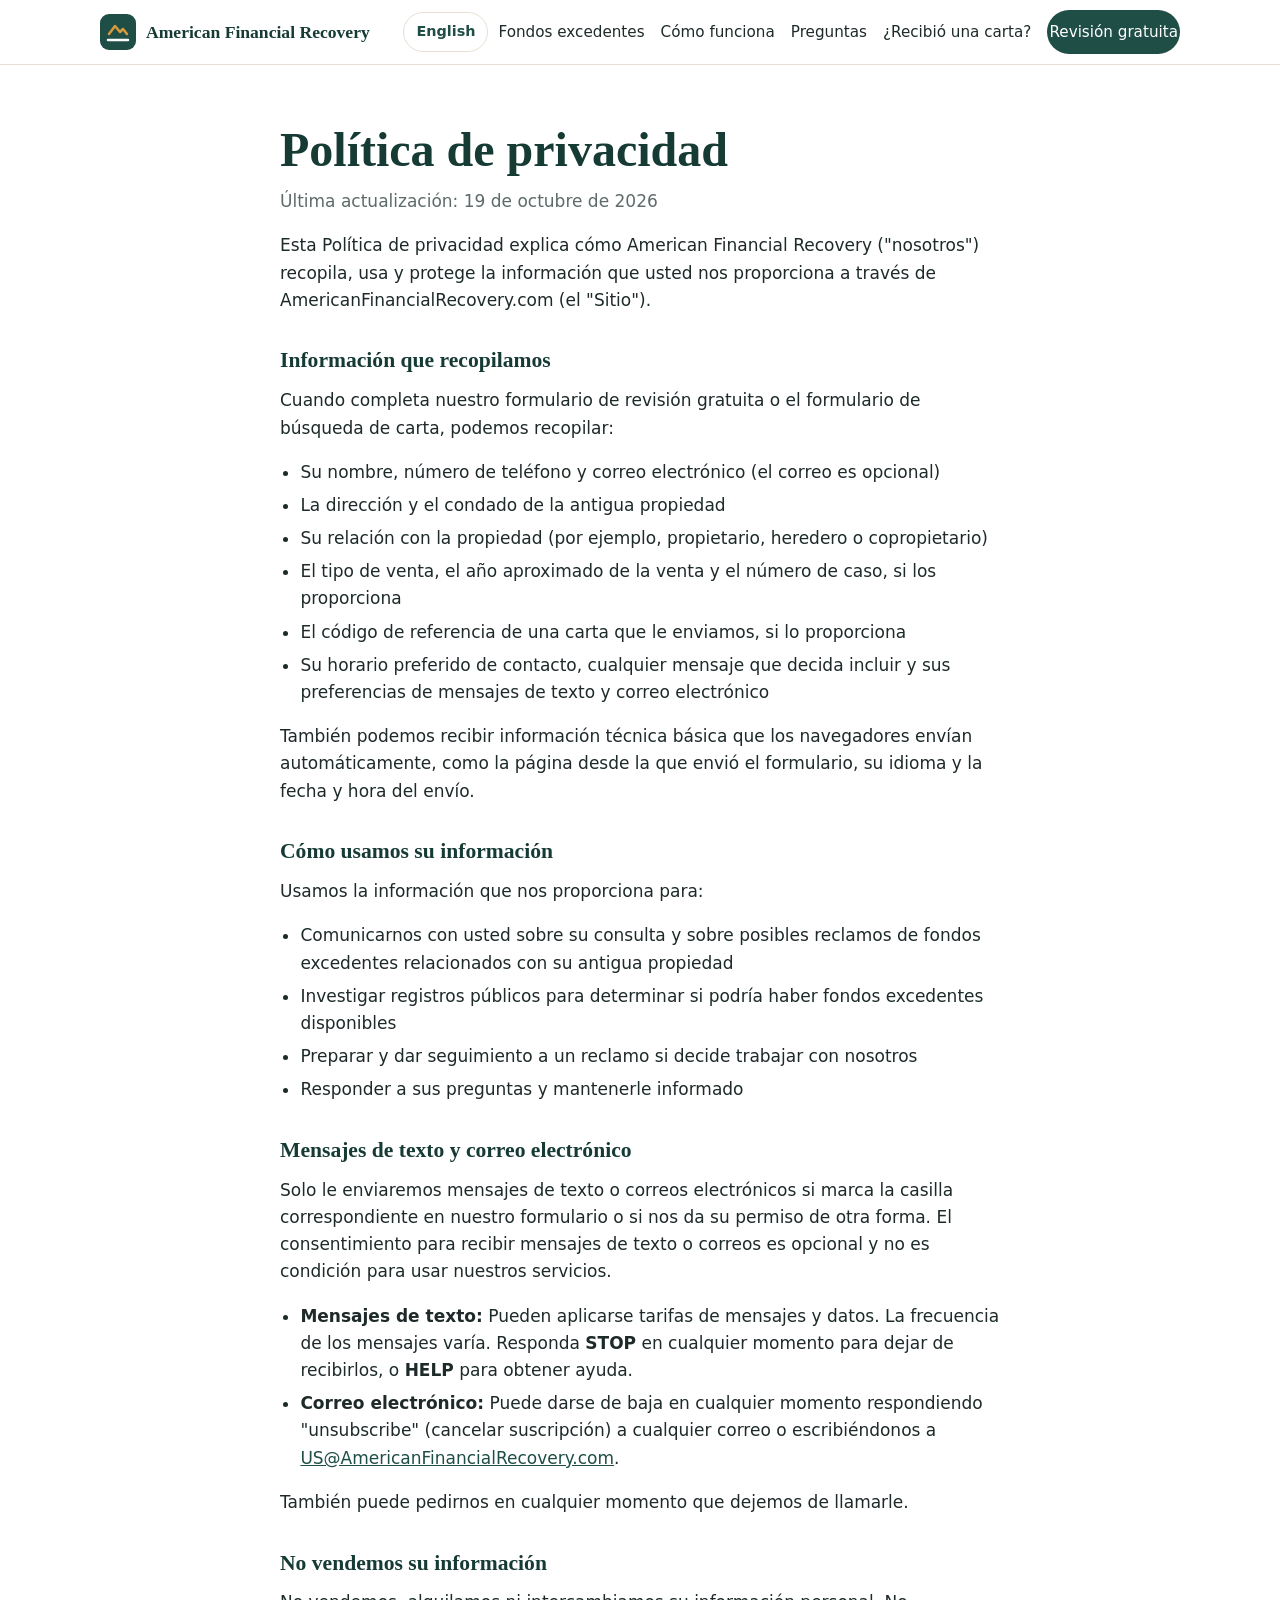
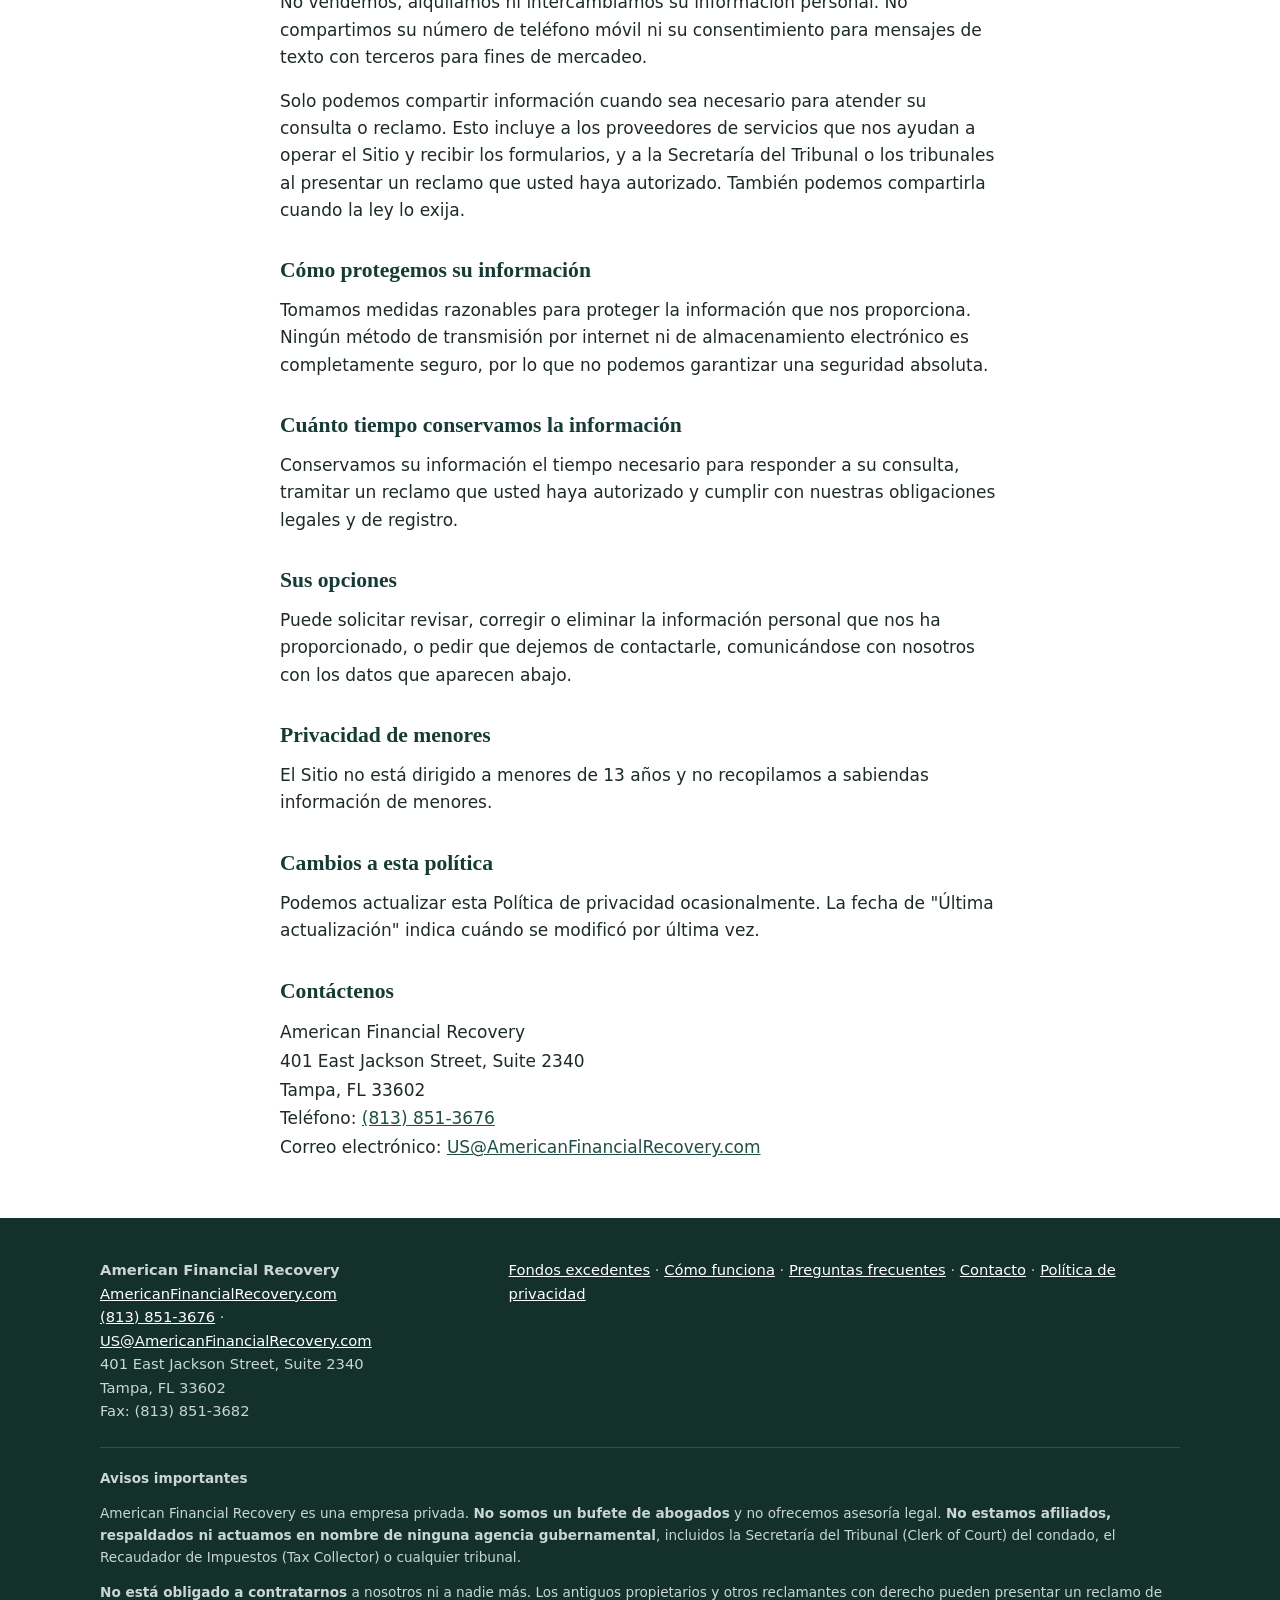
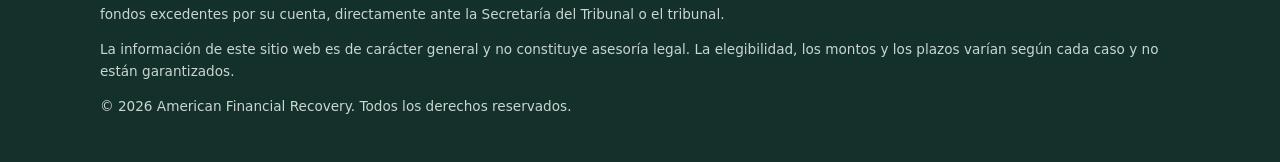
<file: es/privacidad/index.html>
<!doctype html>
<html lang="es">
<head>
<meta charset="utf-8">
<meta name="viewport" content="width=device-width, initial-scale=1">
<title>Política de privacidad | American Financial Recovery</title>
<meta name="description" content="Cómo American Financial Recovery recopila, usa y protege la información enviada a través de AmericanFinancialRecovery.com.">
<link rel="canonical" href="https://www.americanfinancialrecovery.com/es/privacidad/">
<link rel="alternate" hreflang="es" href="https://www.americanfinancialrecovery.com/es/privacidad/">
<link rel="alternate" hreflang="en" href="https://www.americanfinancialrecovery.com/privacy/">
<link rel="alternate" hreflang="x-default" href="https://www.americanfinancialrecovery.com/privacy/">
<meta property="og:type" content="website">
<meta property="og:url" content="https://www.americanfinancialrecovery.com/es/privacidad/">
<meta property="og:title" content="Política de privacidad | American Financial Recovery">
<meta property="og:description" content="Cómo American Financial Recovery recopila, usa y protege la información enviada a través de AmericanFinancialRecovery.com.">
<meta property="og:locale" content="es_US">
<meta name="twitter:card" content="summary">
<meta name="theme-color" content="#1f4e46">
<link rel="icon" href="../../assets/favicon.svg" type="image/svg+xml">
<link rel="stylesheet" href="../../assets/styles.css">
<script type="application/ld+json">
{
  "@context": "https://schema.org",
  "@type": "LocalBusiness",
  "name": "American Financial Recovery",
  "url": "https://www.americanfinancialrecovery.com/",
  "telephone": "+1-813-851-3676",
  "faxNumber": "+1-813-851-3682",
  "email": "US@AmericanFinancialRecovery.com",
  "address": {
    "@type": "PostalAddress",
    "streetAddress": "401 East Jackson Street, Suite 2340",
    "addressLocality": "Tampa",
    "addressRegion": "FL",
    "postalCode": "33602",
    "addressCountry": "US"
  },
  "areaServed": {"@type": "State", "name": "Florida"},
  "availableLanguage": ["English", "Spanish"]
}
</script>
</head>
<body>
<a class="skip" href="#main">Saltar al contenido</a>
<header class="site-header">
  <div class="wrap header-inner">
    <a class="brand" href="../" aria-label="Inicio de American Financial Recovery">
      <img src="../../assets/logo-placeholder.svg" alt="" width="36" height="36">
      <span>American Financial Recovery</span>
    </a>
    <div class="header-actions">
      <a class="lang-switch" href="../../privacy/" hreflang="en" lang="en">English</a>
      <nav class="nav" aria-label="Main">
        <button class="nav-toggle" aria-expanded="false" aria-controls="nav-menu">Menú</button>
        <ul id="nav-menu">
        <li><a href="../#what">Fondos excedentes</a></li>
        <li><a href="../#how">Cómo funciona</a></li>
        <li><a href="../#faq">Preguntas</a></li>
        <li><a href="../carta/">¿Recibió una carta?</a></li>
        <li><a href="../#contact" class="btn btn-small">Revisión gratuita</a></li>
        </ul>
      </nav>
    </div>
  </div>
</header>
<main id="main">
<section class="section">
  <div class="wrap narrow prose">
    <h1>Política de privacidad</h1>
    <p class="muted">Última actualización: 19 de octubre de 2026</p>
    <p>Esta Política de privacidad explica cómo American Financial Recovery ("nosotros") recopila, usa y protege la información que usted nos proporciona a través de AmericanFinancialRecovery.com (el "Sitio").</p>

    <h2>Información que recopilamos</h2>
    <p>Cuando completa nuestro formulario de revisión gratuita o el formulario de búsqueda de carta, podemos recopilar:</p>
    <ul>
      <li>Su nombre, número de teléfono y correo electrónico (el correo es opcional)</li>
      <li>La dirección y el condado de la antigua propiedad</li>
      <li>Su relación con la propiedad (por ejemplo, propietario, heredero o copropietario)</li>
      <li>El tipo de venta, el año aproximado de la venta y el número de caso, si los proporciona</li>
      <li>El código de referencia de una carta que le enviamos, si lo proporciona</li>
      <li>Su horario preferido de contacto, cualquier mensaje que decida incluir y sus preferencias de mensajes de texto y correo electrónico</li>
    </ul>
    <p>También podemos recibir información técnica básica que los navegadores envían automáticamente, como la página desde la que envió el formulario, su idioma y la fecha y hora del envío.</p>

    <h2>Cómo usamos su información</h2>
    <p>Usamos la información que nos proporciona para:</p>
    <ul>
      <li>Comunicarnos con usted sobre su consulta y sobre posibles reclamos de fondos excedentes relacionados con su antigua propiedad</li>
      <li>Investigar registros públicos para determinar si podría haber fondos excedentes disponibles</li>
      <li>Preparar y dar seguimiento a un reclamo si decide trabajar con nosotros</li>
      <li>Responder a sus preguntas y mantenerle informado</li>
    </ul>

    <h2>Mensajes de texto y correo electrónico</h2>
    <p>Solo le enviaremos mensajes de texto o correos electrónicos si marca la casilla correspondiente en nuestro formulario o si nos da su permiso de otra forma. El consentimiento para recibir mensajes de texto o correos es opcional y no es condición para usar nuestros servicios.</p>
    <ul>
      <li><strong>Mensajes de texto:</strong> Pueden aplicarse tarifas de mensajes y datos. La frecuencia de los mensajes varía. Responda <strong>STOP</strong> en cualquier momento para dejar de recibirlos, o <strong>HELP</strong> para obtener ayuda.</li>
      <li><strong>Correo electrónico:</strong> Puede darse de baja en cualquier momento respondiendo "unsubscribe" (cancelar suscripción) a cualquier correo o escribiéndonos a <a href="mailto:US@AmericanFinancialRecovery.com">US@AmericanFinancialRecovery.com</a>.</li>
    </ul>
    <p>También puede pedirnos en cualquier momento que dejemos de llamarle.</p>

    <h2>No vendemos su información</h2>
    <p>No vendemos, alquilamos ni intercambiamos su información personal. No compartimos su número de teléfono móvil ni su consentimiento para mensajes de texto con terceros para fines de mercadeo.</p>
    <p>Solo podemos compartir información cuando sea necesario para atender su consulta o reclamo. Esto incluye a los proveedores de servicios que nos ayudan a operar el Sitio y recibir los formularios, y a la Secretaría del Tribunal o los tribunales al presentar un reclamo que usted haya autorizado. También podemos compartirla cuando la ley lo exija.</p>

    <h2>Cómo protegemos su información</h2>
    <p>Tomamos medidas razonables para proteger la información que nos proporciona. Ningún método de transmisión por internet ni de almacenamiento electrónico es completamente seguro, por lo que no podemos garantizar una seguridad absoluta.</p>

    <h2>Cuánto tiempo conservamos la información</h2>
    <p>Conservamos su información el tiempo necesario para responder a su consulta, tramitar un reclamo que usted haya autorizado y cumplir con nuestras obligaciones legales y de registro.</p>

    <h2>Sus opciones</h2>
    <p>Puede solicitar revisar, corregir o eliminar la información personal que nos ha proporcionado, o pedir que dejemos de contactarle, comunicándose con nosotros con los datos que aparecen abajo.</p>

    <h2>Privacidad de menores</h2>
    <p>El Sitio no está dirigido a menores de 13 años y no recopilamos a sabiendas información de menores.</p>

    <h2>Cambios a esta política</h2>
    <p>Podemos actualizar esta Política de privacidad ocasionalmente. La fecha de "Última actualización" indica cuándo se modificó por última vez.</p>

    <h2>Contáctenos</h2>
    <address>
      American Financial Recovery<br>
      401 East Jackson Street, Suite 2340<br>Tampa, FL 33602<br>
      Teléfono: <a href="tel:+18138513676" data-phone>(813) 851-3676</a><br>
      Correo electrónico: <a href="mailto:US@AmericanFinancialRecovery.com">US@AmericanFinancialRecovery.com</a>
    </address>
  </div>
</section>
</main>
<footer class="site-footer">
  <div class="wrap">
    <div class="footer-top">
      <address>
        <strong>American Financial Recovery</strong><br>
        <a href="https://www.americanfinancialrecovery.com/">AmericanFinancialRecovery.com</a><br>
        <a href="tel:+18138513676" data-phone>(813) 851-3676</a> · <a href="mailto:US@AmericanFinancialRecovery.com">US@AmericanFinancialRecovery.com</a><br>
        401 East Jackson Street, Suite 2340<br>Tampa, FL 33602<br>
        Fax: (813) 851-3682
      </address>
      <nav aria-label="Footer"><a href="../#what">Fondos excedentes</a> · <a href="../#how">Cómo funciona</a> · <a href="../#faq">Preguntas frecuentes</a> · <a href="../#contact">Contacto</a> · <a href="../../es/privacidad/">Política de privacidad</a></nav>
    </div>
    <div class="disclaimer" id="disclaimer">
      <p><strong>Avisos importantes</strong></p>
      <p>American Financial Recovery es una empresa privada. <strong>No somos un bufete de abogados</strong> y no ofrecemos asesoría legal. <strong>No estamos afiliados, respaldados ni actuamos en nombre de ninguna agencia gubernamental</strong>, incluidos la Secretaría del Tribunal (Clerk of Court) del condado, el Recaudador de Impuestos (Tax Collector) o cualquier tribunal.</p>
      <p><strong>No está obligado a contratarnos</strong> a nosotros ni a nadie más. Los antiguos propietarios y otros reclamantes con derecho pueden presentar un reclamo de fondos excedentes por su cuenta, directamente ante la Secretaría del Tribunal o el tribunal.</p>
      <p>La información de este sitio web es de carácter general y no constituye asesoría legal. La elegibilidad, los montos y los plazos varían según cada caso y no están garantizados.</p>
      <p>&copy; <span id="year">2026</span> American Financial Recovery. Todos los derechos reservados.</p>
    </div>
  </div>
</footer>
<a href="tel:+18138513676" class="sticky-call" data-phone aria-label="Llame a American Financial Recovery al (813) 851-3676">📞 Llame ahora: (813) 851-3676</a>
<script src="../../assets/main.js" defer></script>
</body>
</html>
</file>
<file: assets/styles.css>
:root{--green:#1f4e46;--green-d:#163a34;--gold:#d99a3e;--gold-d:#b97f2a;--cream:#faf6ef;--ink:#1e2a2a;--muted:#5d6b6a;--line:#e6dfd2;--radius:14px;--shadow:0 10px 30px rgba(31,78,70,.12)}
*{box-sizing:border-box}html{scroll-behavior:smooth}
body{margin:0;font-family:system-ui,-apple-system,"Segoe UI",Roboto,Helvetica,Arial,sans-serif;color:var(--ink);background:#fff;line-height:1.6;font-size:17px;padding-bottom:64px}
h1,h2,h3{font-family:Georgia,"Times New Roman",serif;line-height:1.2;color:var(--green-d);margin:0 0 .6em}
h1{font-size:clamp(1.9rem,6vw,3rem)}h2{font-size:clamp(1.6rem,4.5vw,2.2rem)}h3{font-size:1.2rem}
p{margin:0 0 1em}a{color:var(--green)}
mark{background:#fff3a8;color:#1e2a2a!important;padding:0 .2em;border-radius:3px}
.wrap{max-width:1120px;margin:0 auto;padding:0 20px}.narrow{max-width:760px;margin-left:auto;margin-right:auto}
.center{text-align:center}.small{font-size:.9rem}.muted{color:var(--muted)}.lead{font-size:1.12rem;color:#34403f}
.skip{position:absolute;left:-999px}.skip:focus{left:10px;top:10px;background:#fff;padding:8px;z-index:100}
.placeholder-bar{background:#fff3a8;text-align:center;font-size:.85rem;padding:6px 12px}
.site-header{position:sticky;top:0;z-index:50;background:rgba(255,255,255,.96);backdrop-filter:blur(6px);border-bottom:1px solid var(--line)}
.header-inner{display:flex;align-items:center;justify-content:space-between;min-height:64px}
.brand{display:flex;gap:10px;align-items:center;font-weight:700;text-decoration:none;color:var(--green-d);font-family:Georgia,serif;font-size:1.1rem}
.nav ul{list-style:none;margin:0;padding:0;display:none}
.nav-toggle{border:1px solid var(--line);background:#fff;border-radius:10px;padding:8px 14px;font:inherit;font-size:.95rem}
.nav.open ul{display:flex;flex-direction:column;position:absolute;left:0;right:0;top:64px;background:#fff;border-bottom:1px solid var(--line);padding:10px 20px 18px;gap:6px}
.nav a{text-decoration:none;color:var(--ink);font-weight:500;padding:8px 0;display:block}
.btn{display:inline-block;text-decoration:none;font-weight:700;border-radius:999px;padding:14px 24px;border:2px solid transparent;cursor:pointer;font:inherit;font-weight:700;text-align:center;transition:.15s}
.btn-primary{background:var(--gold);color:#1e1a12}.btn-primary:hover{background:var(--gold-d)}
.btn-ghost{border-color:var(--green);color:var(--green)}.btn-ghost:hover{background:var(--green);color:#fff}
.btn-small{padding:8px 16px;background:var(--green);color:#fff!important}.btn-block{display:block;width:100%}
.hero{background:linear-gradient(180deg,var(--cream),#fff);padding:44px 0 56px}
.hero-grid{display:grid;gap:32px}
.eyebrow{text-transform:uppercase;letter-spacing:.08em;font-size:.8rem;font-weight:700;color:var(--gold-d)}
.cta-row{display:flex;flex-wrap:wrap;gap:12px;margin:20px 0}.cta-row .btn{flex:1 1 220px}
.trust-list{list-style:none;padding:0;margin:0;display:flex;flex-wrap:wrap;gap:8px 18px;color:var(--muted);font-size:.95rem}
.trust-list li::before{content:"✓ ";color:var(--green);font-weight:700}
.hero-card{background:#fff;border:1px solid var(--line);border-radius:var(--radius);box-shadow:var(--shadow);padding:24px}
.check{list-style:none;padding:0;margin:0 0 18px}.check li{padding:8px 0 8px 30px;position:relative;border-bottom:1px dashed var(--line)}
.check li::before{content:"✓";position:absolute;left:0;top:8px;width:22px;height:22px;border-radius:50%;background:var(--green);color:#fff;font-size:.8rem;display:grid;place-items:center}
.section{padding:56px 0}.alt{background:var(--cream)}
.equation{display:flex;flex-direction:column;align-items:stretch;gap:8px;margin:24px 0 8px;text-align:center}
.equation>div:not(.op){background:#fff;border:1px solid var(--line);border-radius:var(--radius);padding:14px}
.equation .num{display:block;font-size:1.5rem;font-weight:800;color:var(--green-d)}.equation .lbl{font-size:.88rem;color:var(--muted)}
.equation .op{font-size:1.5rem;color:var(--muted);font-weight:700}
.equation .result{background:var(--green)!important;border-color:var(--green)!important}.equation .result .num,.equation .result .lbl{color:#fff}
.steps{list-style:none;padding:0;margin:32px 0 0;display:grid;gap:18px}
.steps li{background:#fff;border-radius:var(--radius);padding:24px;border:1px solid var(--line);position:relative}
.step-num{display:inline-grid;place-items:center;width:40px;height:40px;border-radius:50%;background:var(--gold);font-weight:800;margin-bottom:10px}
.cards{display:grid;gap:18px;margin-top:28px}.card{border:1px solid var(--line);border-radius:var(--radius);padding:22px;border-top:4px solid var(--green)}
.faq details{background:#fff;border:1px solid var(--line);border-radius:12px;margin-bottom:12px;padding:0 20px}
.faq summary{cursor:pointer;font-weight:700;padding:18px 28px 18px 0;list-style:none;position:relative}
.faq summary::-webkit-details-marker{display:none}
.faq summary::after{content:"+";position:absolute;right:0;top:14px;font-size:1.5rem;color:var(--gold-d)}
.faq details[open] summary::after{content:"−"}.faq details>*:not(summary){margin-bottom:16px}
.contact{background:var(--green);color:#eaf2ef}.contact h2{color:#fff}.contact .lead{color:#dce8e4}.contact a{color:#fff}.contact .muted{color:#b8ccc6}
.contact-grid{display:grid;gap:32px}
.call-box{display:block;background:rgba(255,255,255,.1);border:1px solid rgba(255,255,255,.25);border-radius:var(--radius);padding:16px 20px;text-decoration:none;margin:18px 0}
.call-box .big{display:block;font-size:1.6rem;font-weight:800}
.form{background:#fff;color:var(--ink);border-radius:var(--radius);padding:24px;box-shadow:var(--shadow)}
.form .muted{color:var(--muted)}
.field{margin-bottom:14px;flex:1}.field-row{display:flex;flex-direction:column;gap:0}
label{display:block;font-weight:600;font-size:.95rem;margin-bottom:6px}
input,select,textarea{width:100%;font:inherit;padding:12px 14px;border:1.5px solid #cfc6b6;border-radius:10px;background:#fff}
input:focus,select:focus,textarea:focus{outline:3px solid rgba(217,154,62,.35);border-color:var(--gold-d)}
.invalid{border-color:#c0392b!important}
.consent{display:flex;gap:10px;font-weight:400;font-size:.85rem;margin:6px 0 16px;color:var(--muted)}.consent input{width:auto;margin-top:4px}
.form-status{font-weight:600;margin:12px 0 0}.form-status.ok{color:var(--green)}.form-status.err{color:#c0392b}
.site-footer{background:#14302b;color:#c9d6d2;padding:40px 0 30px;font-size:.92rem}.site-footer a{color:#fff}
.footer-top{display:flex;flex-direction:column;gap:18px;margin-bottom:24px}
.disclaimer{border-top:1px solid rgba(255,255,255,.15);padding-top:20px;font-size:.85rem}
.site-footer mark{color:#1e2a2a}
.sticky-call{position:fixed;left:12px;right:12px;bottom:10px;z-index:60;background:var(--gold);color:#1e1a12;text-align:center;font-weight:800;padding:14px;border-radius:999px;text-decoration:none;box-shadow:var(--shadow)}
@media(min-width:760px){
 .field-row{flex-direction:row;gap:14px}
 .equation{flex-direction:row;align-items:center}.equation>div:not(.op){flex:1}
 .steps{grid-template-columns:repeat(2,1fr)}.cards{grid-template-columns:repeat(2,1fr)}
 .footer-top{flex-direction:row;justify-content:space-between}
}
@media(min-width:960px){
 body{padding-bottom:0}.sticky-call{display:none}
 .nav-toggle{display:none}.nav ul{display:flex;gap:22px;align-items:center}
 .hero{padding:72px 0 80px}.hero-grid{grid-template-columns:1.4fr 1fr;align-items:center;gap:48px}
 .steps{grid-template-columns:repeat(4,1fr)}.cards{grid-template-columns:repeat(4,1fr)}
 .contact-grid{grid-template-columns:1fr 1.2fr;align-items:start}
}
.contact-address{font-style:normal;margin:0 0 14px;color:#dce8e4;line-height:1.5}
/* round 3 */
.header-actions{display:flex;align-items:center;gap:10px}
.lang-switch{font-weight:700;font-size:.9rem;text-decoration:none;border:1px solid var(--line);border-radius:999px;padding:7px 12px;color:var(--green)}
.lang-switch:hover{background:var(--cream)}
.letter-link{margin:-4px 0 16px}.letter-link a{font-weight:700;text-decoration:none;border-bottom:2px solid var(--gold)}
.hp{position:absolute!important;left:-10000px!important;width:1px;height:1px;overflow:hidden}
.form{position:relative}
.consent-note{font-size:.82rem;color:var(--muted);margin:4px 0 10px}
.consent{margin:0 0 10px}
.hero-slim{padding:40px 0 36px}
.letter-grid{display:grid;gap:32px}
.letter-grid .form h2{font-size:1.5rem}
.plain-steps{padding-left:1.2em}.plain-steps li{margin-bottom:12px}
.note-box{background:var(--cream);border-left:4px solid var(--gold);border-radius:10px;padding:18px 20px;margin:20px 0}
.note-box h3{margin-bottom:.4em}.note-box ul{margin:0;padding-left:1.2em}
.site-footer address{font-style:normal}
@media(max-width:420px){.brand span{font-size:.95rem;line-height:1.15}.lang-switch{padding:6px 10px}}
@media(min-width:960px){.letter-grid{grid-template-columns:1fr 1.2fr;align-items:start}.nav ul{gap:18px}}
@media(min-width:960px){.nav a,.brand span,.lang-switch{white-space:nowrap}.nav ul{gap:16px}.nav a{font-size:.95rem}}
.prose h1{margin-bottom:.2em}.prose h2{font-size:1.35rem;margin-top:1.6em}.prose ul{padding-left:1.2em}.prose li{margin-bottom:6px}.prose address{font-style:normal;line-height:1.7}
button[disabled]{opacity:.6;cursor:wait}
.form-status.pending{color:var(--muted)}
</file>
